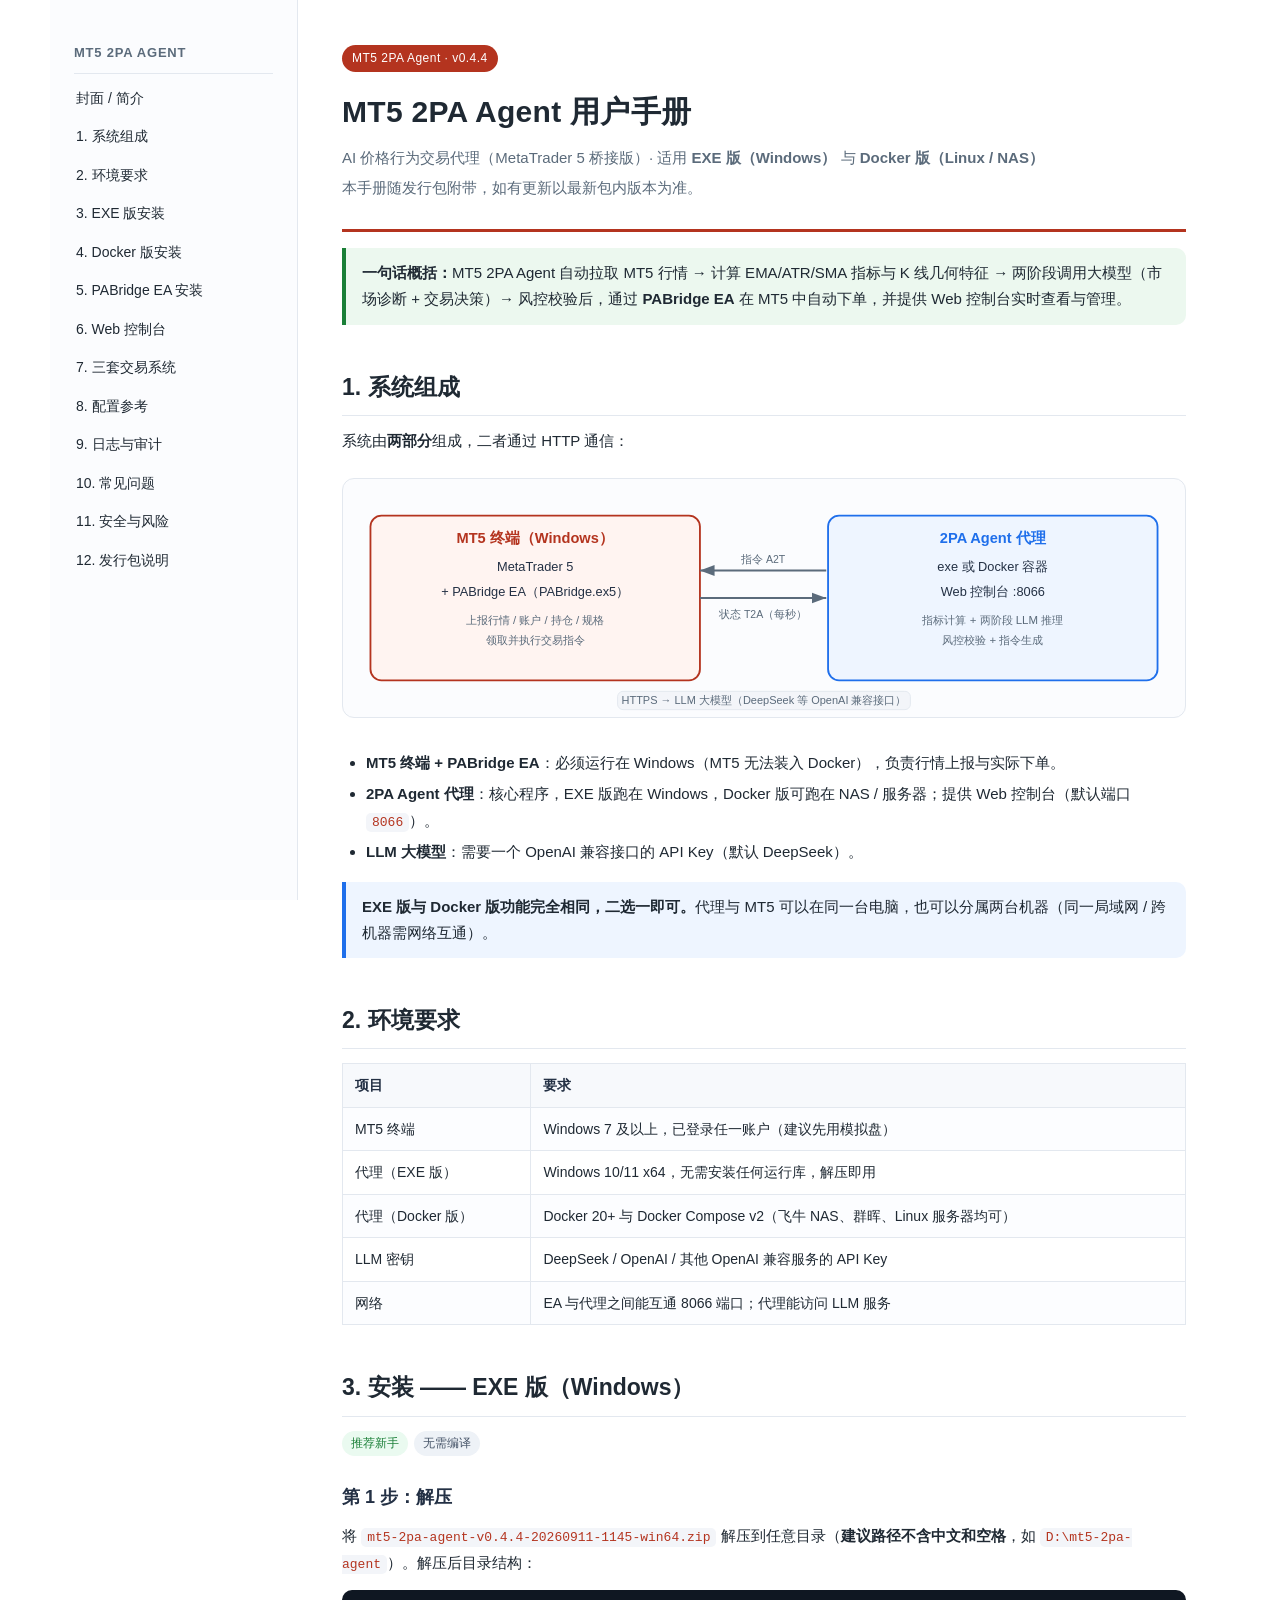
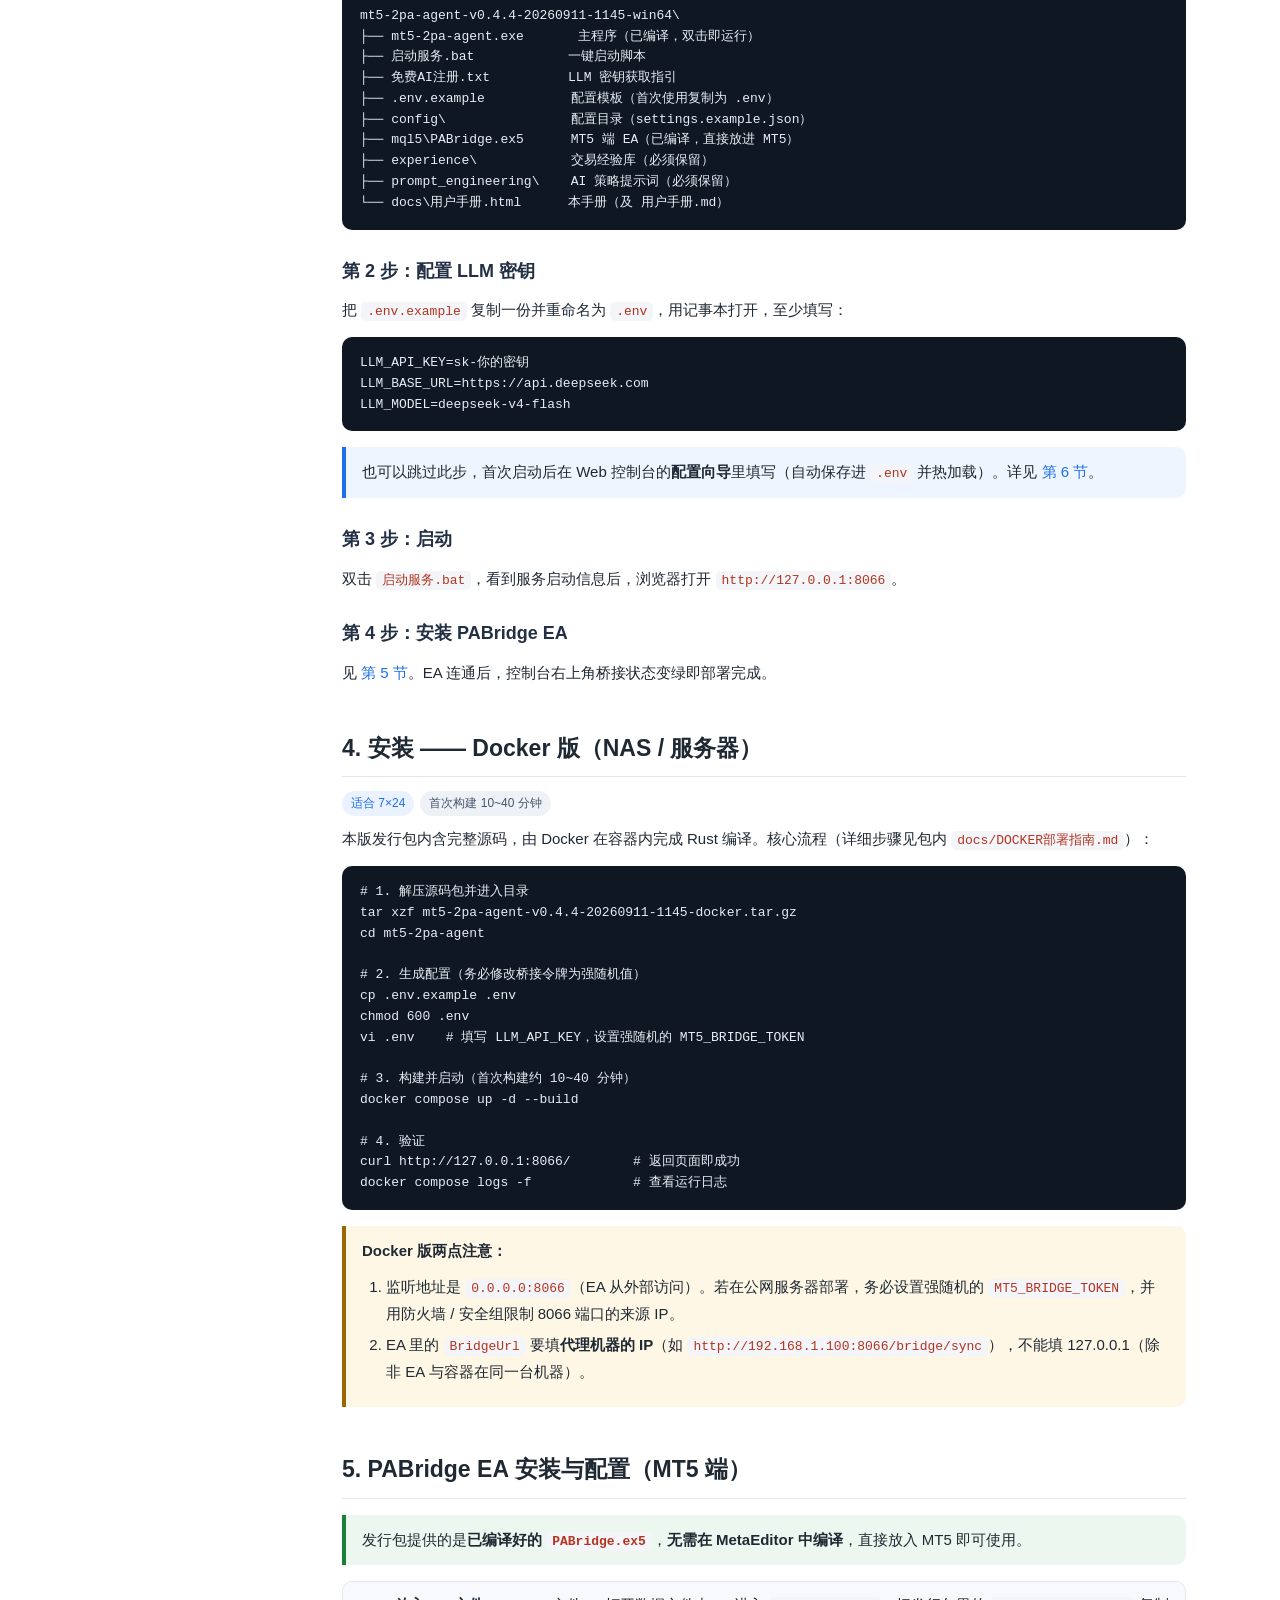
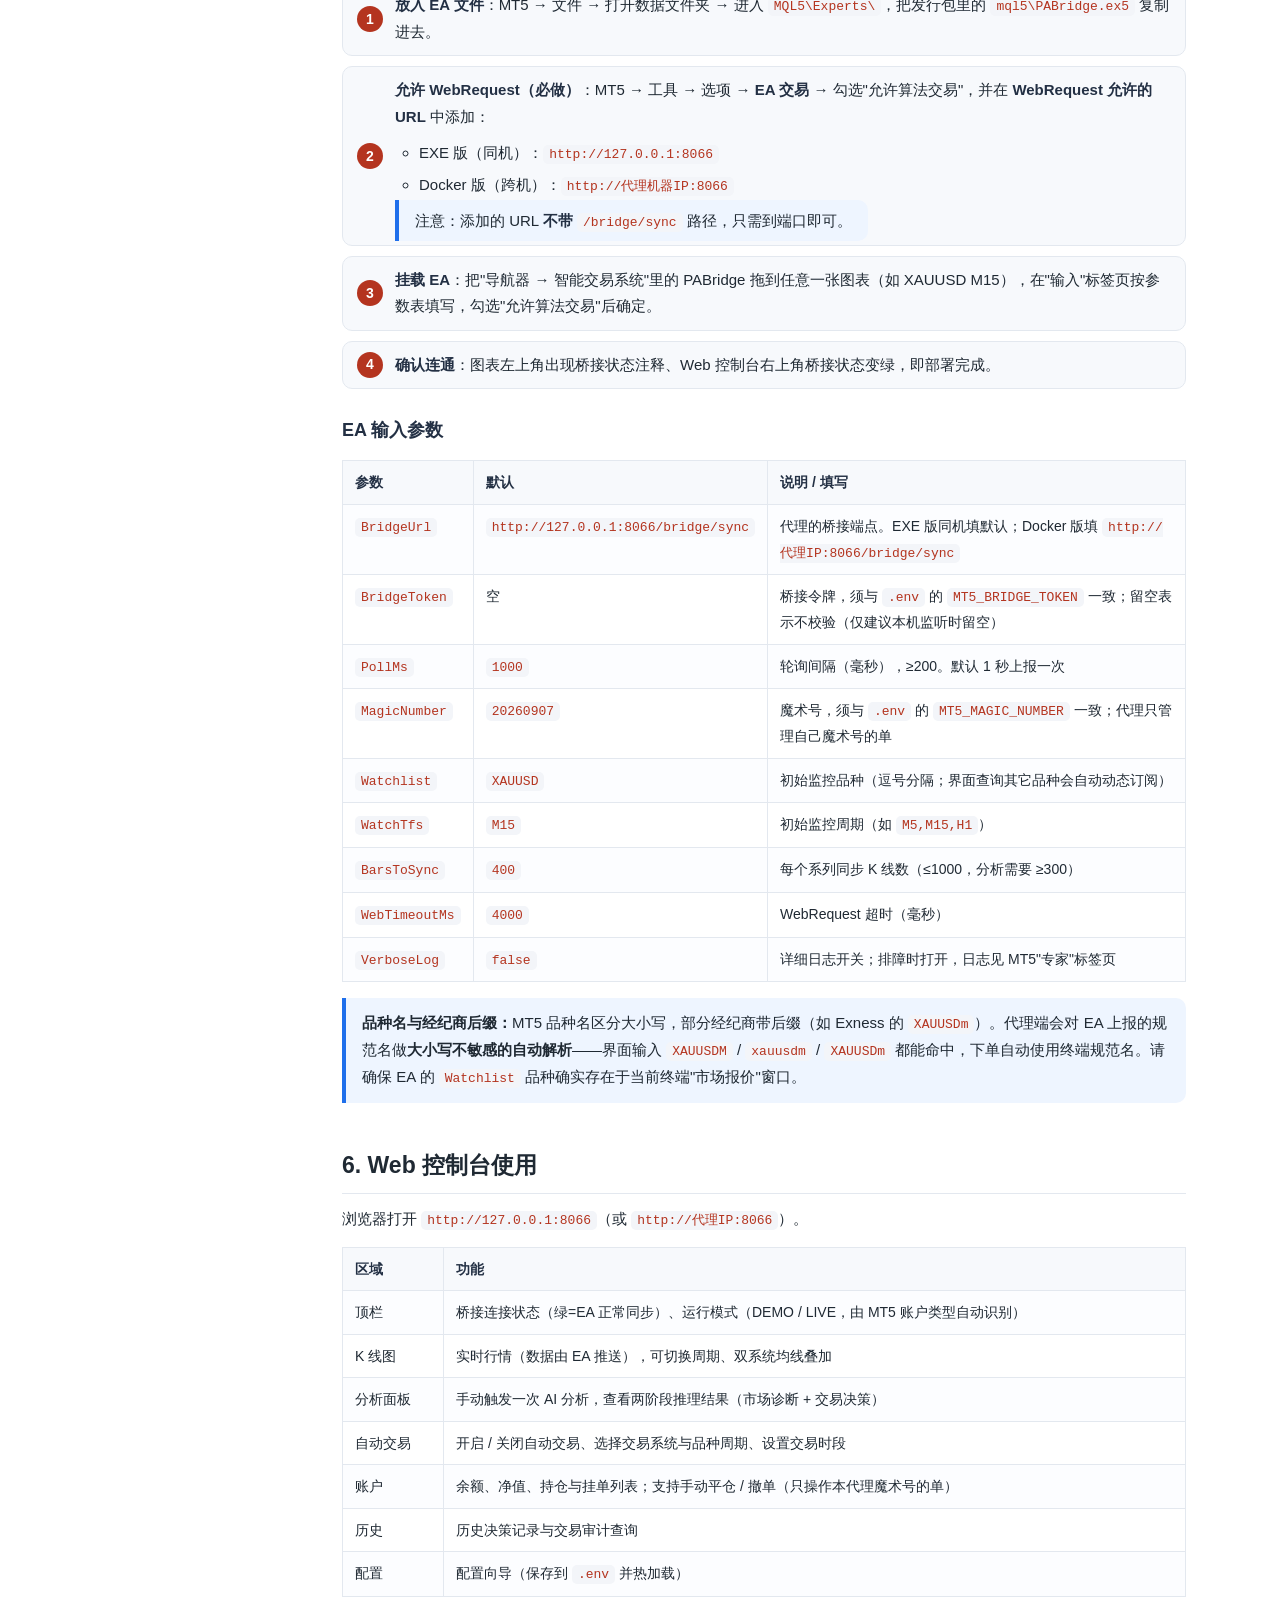
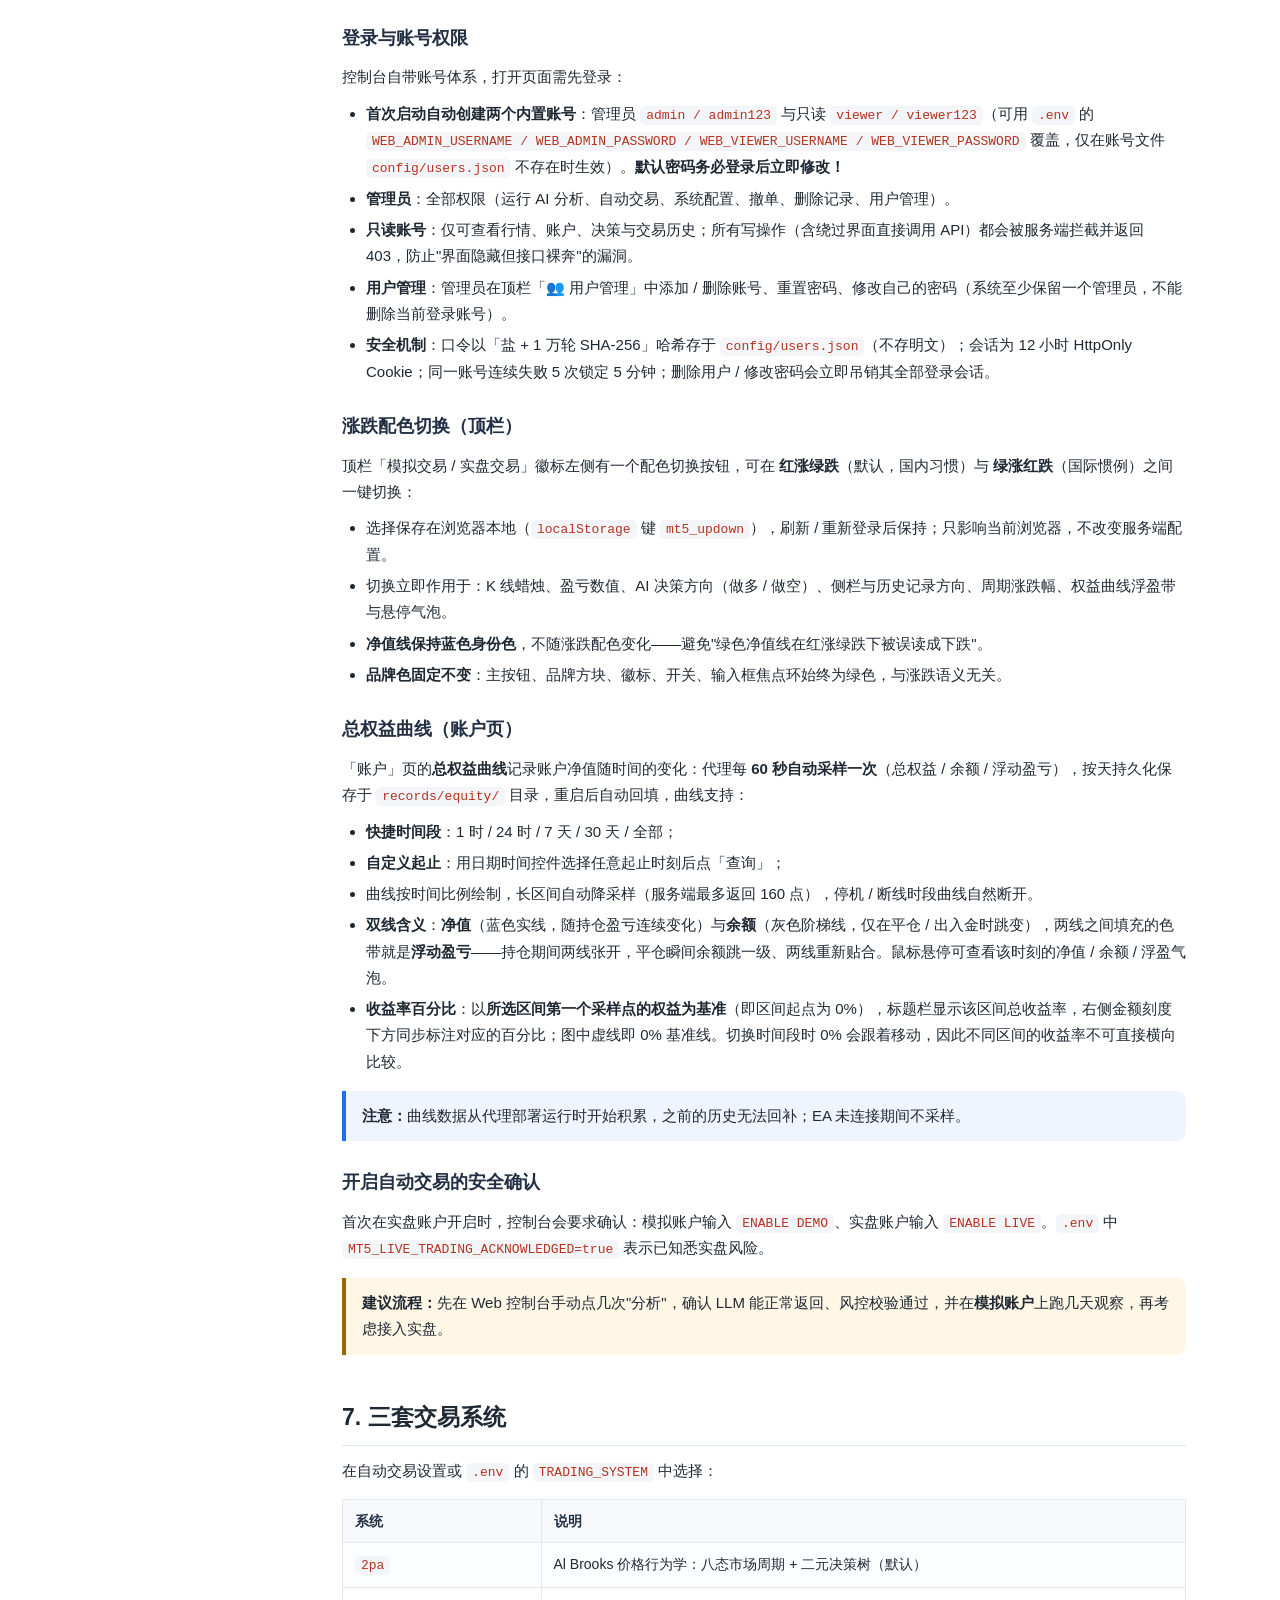
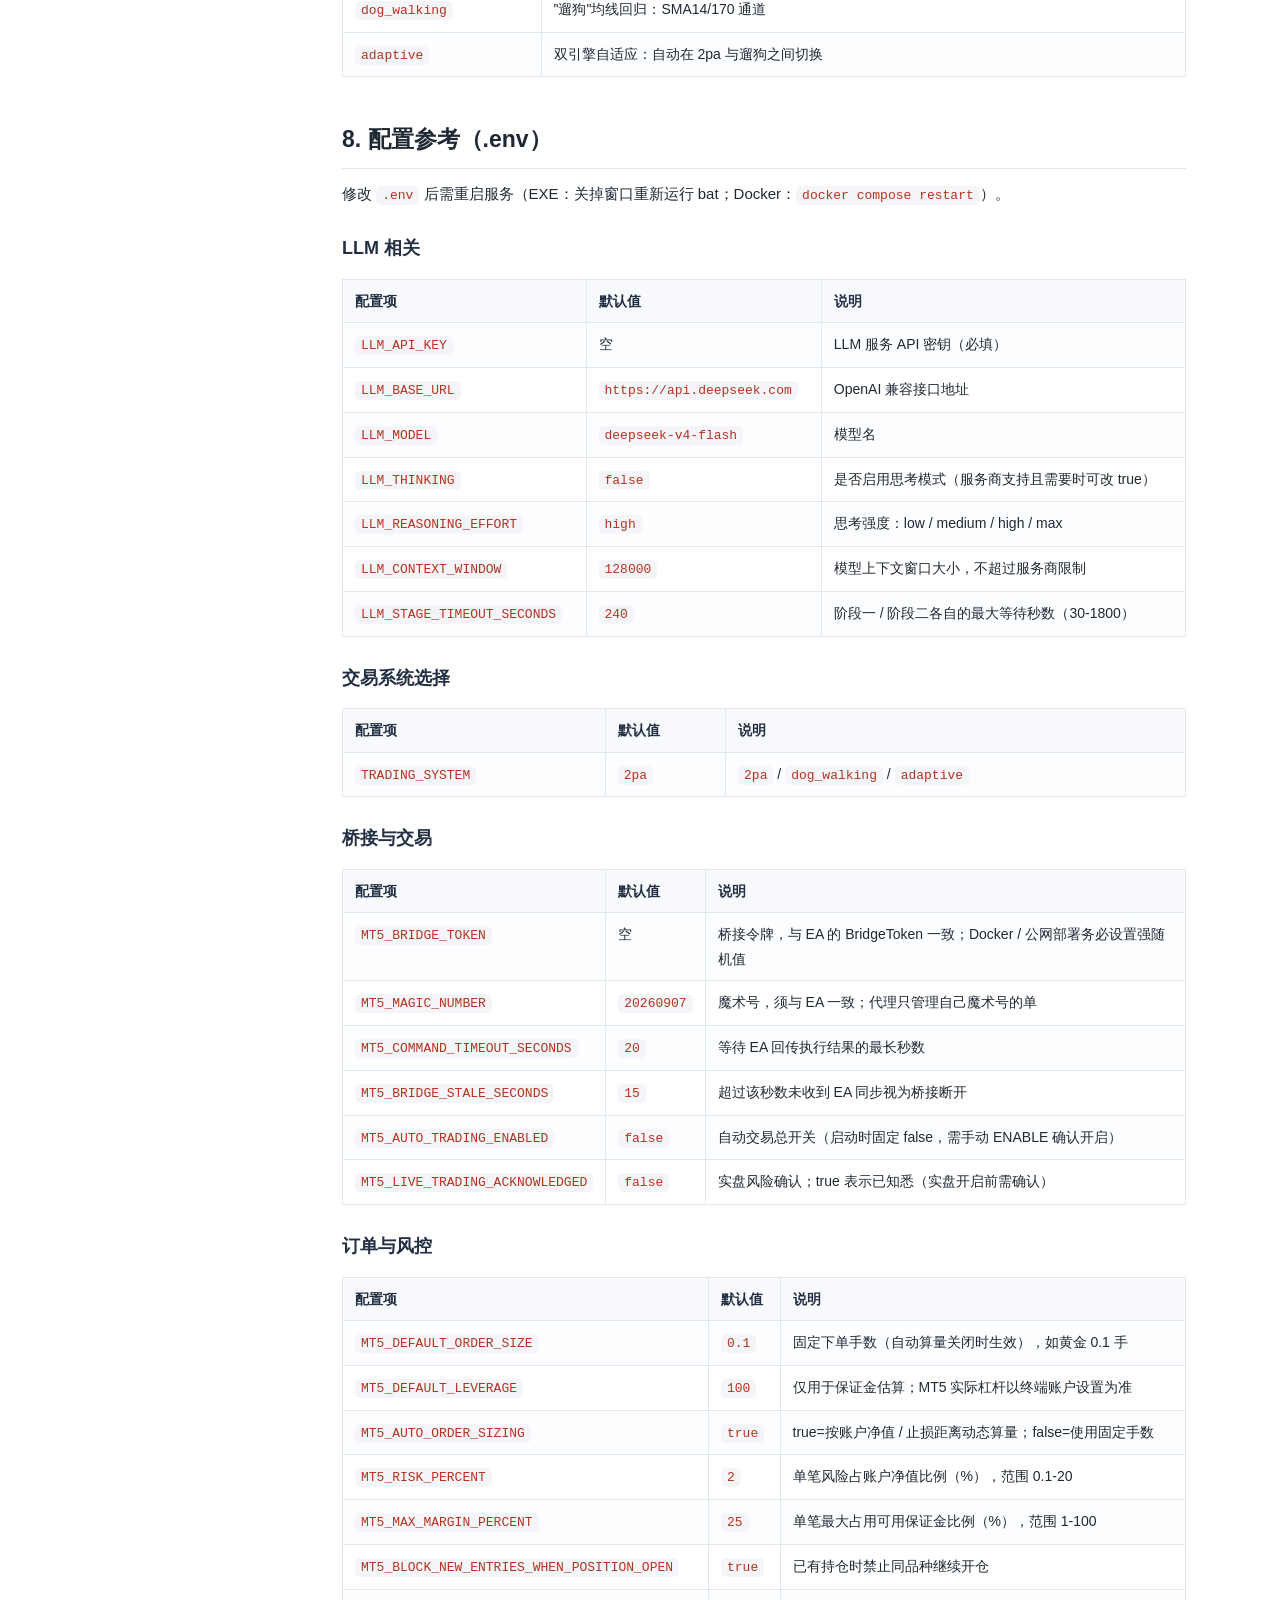
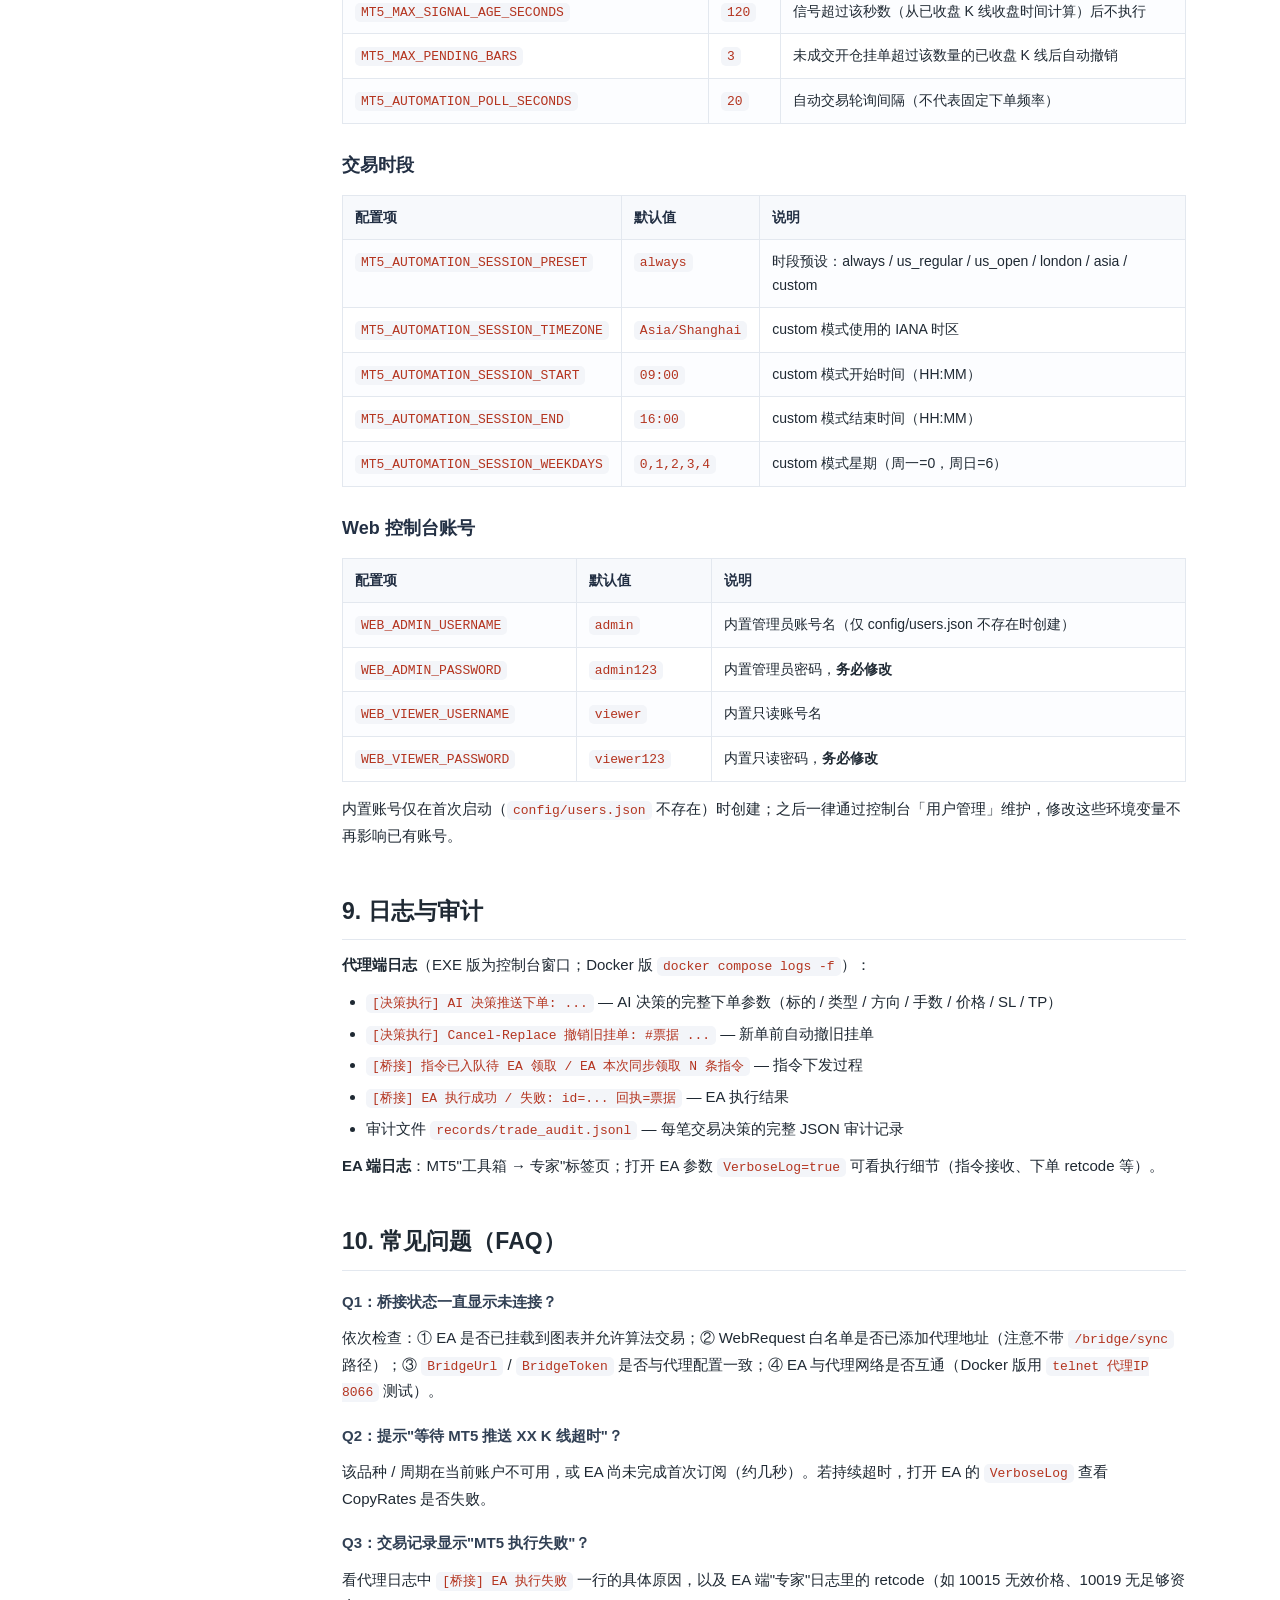
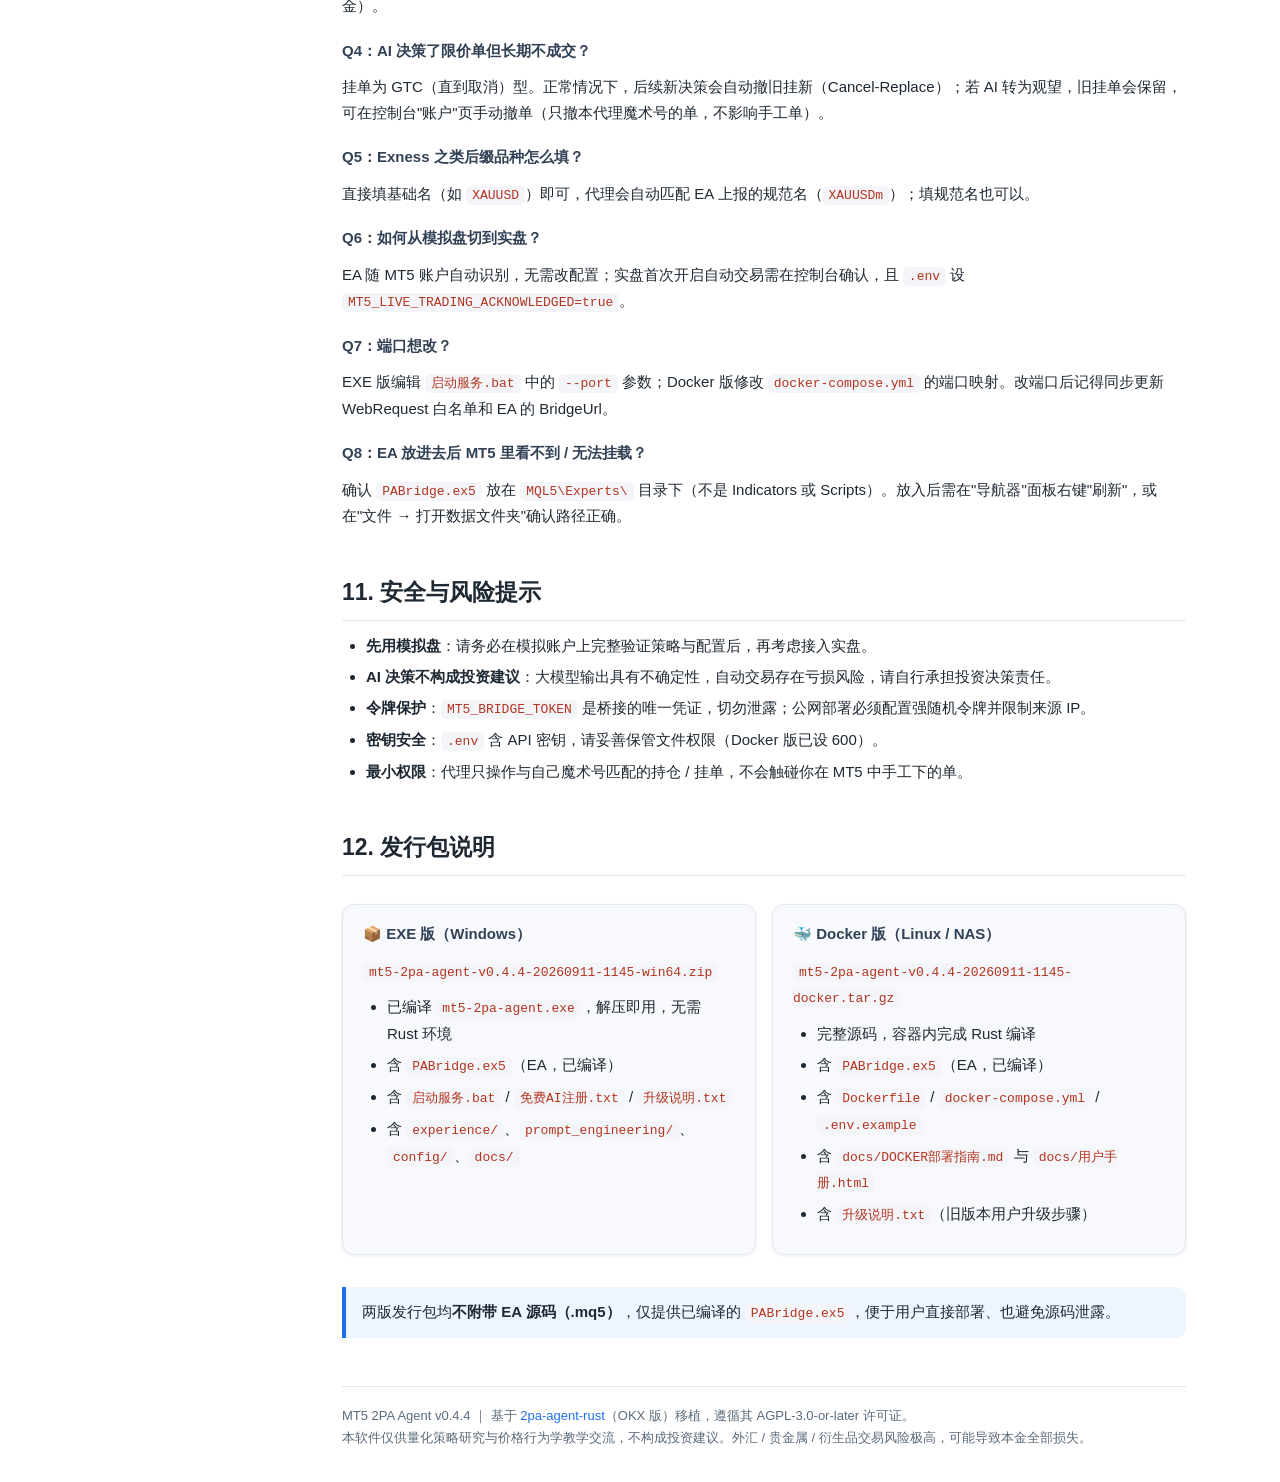
<file: docs/用户手册.html>
<!DOCTYPE html>
<html lang="zh-CN" data-page-node-id="AUKKvq0HEG9BGCEpdWKhGU">
<head data-page-node-id="dthTHGDpasT4bVzkHVaR8b">
<meta charset="UTF-8" data-page-node-id="PFkZj3thQpmXfBCBvE2ylb" />
<meta name="viewport" content="width=device-width, initial-scale=1.0" data-page-node-id="DzXbhIdOHDYPRopltR0EqN" />
<title>MT5 2PA Agent 用户手册 v0.4.4</title>
<style>
  :root{
    --bg:#ffffff; --fg:#1f2933; --muted:#5b6b7b; --line:#e3e8ef;
    --brand:#b4341f; --brand2:#1f6feb; --ok:#1a7f37; --warn:#9a6700; --card:#f7f9fc;
    --codebg:#f3f5f9; --shadow:0 1px 3px rgba(16,24,40,.08);
  }
  *{box-sizing:border-box}
  html{scroll-behavior:smooth}
  body{margin:0;font-family:-apple-system,BlinkMacSystemFont,"Segoe UI","PingFang SC","Microsoft YaHei",sans-serif;
    color:var(--fg);background:var(--bg);line-height:1.75;font-size:15px}
  a{color:var(--brand2);text-decoration:none}
  a:hover{text-decoration:underline}
  .wrap{display:flex;max-width:1180px;margin:0 auto}
  /* sidebar */
  nav{position:sticky;top:0;align-self:flex-start;height:100vh;overflow:auto;width:248px;flex:0 0 248px;
    padding:24px 16px;border-right:1px solid var(--line);background:#fbfcfe}
  nav h2{font-size:13px;color:var(--muted);text-transform:uppercase;letter-spacing:.06em;margin:18px 8px 6px}
  nav a{display:block;padding:6px 10px;border-radius:8px;color:var(--fg);font-size:14px;margin:2px 0}
  nav a:hover{background:var(--card);text-decoration:none}
  /* main */
  main{flex:1;min-width:0;padding:36px 44px 80px}
  header.cover{padding:8px 0 24px;border-bottom:3px solid var(--brand);margin-bottom:8px}
  header.cover .tag{display:inline-block;background:var(--brand);color:#fff;font-size:12px;padding:3px 10px;border-radius:20px;letter-spacing:.04em}
  header.cover h1{font-size:30px;margin:14px 0 6px;letter-spacing:.01em}
  header.cover p{color:var(--muted);margin:4px 0}
  h2{font-size:23px;margin:42px 0 12px;padding-bottom:8px;border-bottom:1px solid var(--line)}
  h3{font-size:18px;margin:26px 0 8px;color:#233044}
  h4{font-size:15px;margin:18px 0 6px;color:#324155}
  p{margin:10px 0}
  ul,ol{margin:10px 0;padding-left:24px}
  li{margin:5px 0}
  code{background:var(--codebg);padding:2px 6px;border-radius:5px;font-family:ui-monospace,SFMono-Regular,Menlo,Consolas,monospace;font-size:13px;color:#b4341f}
  pre{background:#0f1722;color:#e6edf3;padding:16px 18px;border-radius:10px;overflow:auto;font-size:13px;line-height:1.6;
    font-family:ui-monospace,SFMono-Regular,Menlo,Consolas,monospace}
  pre code{background:none;color:inherit;padding:0}
  table{border-collapse:collapse;width:100%;margin:14px 0;font-size:14px}
  th,td{border:1px solid var(--line);padding:9px 12px;text-align:left;vertical-align:top}
  th{background:var(--card);color:#233044;font-weight:600}
  tr:nth-child(even) td{background:#fcfdff}
  .card{background:var(--card);border:1px solid var(--line);border-radius:12px;padding:16px 20px;margin:16px 0;box-shadow:var(--shadow)}
  .note{border-left:4px solid var(--brand2);background:#eef5ff;padding:12px 16px;border-radius:0 10px 10px 0;margin:16px 0}
  .warn{border-left:4px solid var(--warn);background:#fff7e6;padding:12px 16px;border-radius:0 10px 10px 0;margin:16px 0}
  .ok{border-left:4px solid var(--ok);background:#ecf8ef;padding:12px 16px;border-radius:0 10px 10px 0;margin:16px 0}
  .steps{counter-reset:s;list-style:none;padding-left:0;margin:14px 0}
  .steps>li{position:relative;padding:10px 14px 10px 52px;margin:10px 0;background:var(--card);border:1px solid var(--line);border-radius:10px}
  .steps>li:before{counter-increment:s;content:counter(s);position:absolute;left:14px;top:50%;transform:translateY(-50%);
    width:26px;height:26px;border-radius:50%;background:var(--brand);color:#fff;display:flex;align-items:center;justify-content:center;font-weight:700;font-size:14px}
  .steps>li b{color:#233044}
  .grid{display:grid;grid-template-columns:1fr 1fr;gap:16px}
  @media(max-width:860px){.grid{grid-template-columns:1fr}nav{display:none}main{padding:24px}}
  .pill{display:inline-block;font-size:12px;padding:2px 9px;border-radius:20px;background:#eef2f7;color:#475569;margin-right:6px}
  .pill.exe{background:#eafaf0;color:#1a7f37}
  .pill.docker{background:#eaf1ff;color:#1f6feb}
  footer{margin-top:48px;padding-top:18px;border-top:1px solid var(--line);color:var(--muted);font-size:13px}
  .arch{width:100%;height:auto;background:#fbfcfe;border:1px solid var(--line);border-radius:12px;margin:14px 0}
  .btn{display:inline-block;padding:9px 16px;background:var(--brand);color:#fff;border-radius:8px;font-weight:600;margin:4px 8px 4px 0}
</style>
</head>
<body data-page-node-id="n7RvCsBFrCCp8pFBsgMruF">
<div class="wrap" data-page-node-id="DuHiHfDlhZgD5sDya2hUUp">
<nav data-page-node-id="SNFUQ75EjpfE40CxDHCoqv">
  <h2 data-page-node-id="xucs1FQfXimko29cx20hvy">MT5 2PA Agent</h2>
  <a href="#top" data-page-node-id="2vgQp7mcE1eRKVFWxpsFZi">封面 / 简介</a>
  <a href="#arch" data-page-node-id="zQdGaeY1XhRxMfEqKcj2xQ">1. 系统组成</a>
  <a href="#req" data-page-node-id="1kCav4e03L4tvmKhHUMtTx">2. 环境要求</a>
  <a href="#exe" data-page-node-id="GIYZW0KjeS1lqaLl2Jde7q">3. EXE 版安装</a>
  <a href="#docker" data-page-node-id="JIRu688YY1huhSP2sPQnIB">4. Docker 版安装</a>
  <a href="#ea" data-page-node-id="BfEO5XAB9h35SyZ1mw7KUG">5. PABridge EA 安装</a>
  <a href="#web" data-page-node-id="t8IbCoDYltGTuXIw0HsUNk">6. Web 控制台</a>
  <a href="#systems" data-page-node-id="gvKneWX87CYBbmtXhXbKuB">7. 三套交易系统</a>
  <a href="#config" data-page-node-id="YOEe9GOrqjvCosn1QtlySo">8. 配置参考</a>
  <a href="#logs" data-page-node-id="oISClwBPSNn75pX8bkQLOa">9. 日志与审计</a>
  <a href="#faq" data-page-node-id="3XQzc8XYJUxcorCjGZQ9kY">10. 常见问题</a>
  <a href="#risk" data-page-node-id="Vlyp9TACJWZy7ANrPZwbEt">11. 安全与风险</a>
  <a href="#rel" data-page-node-id="CHc6E5PoGP7FOF2LI6Vwn1">12. 发行包说明</a>
</nav>

<main data-page-node-id="8WcxqFraFjJSmCt4ewfRnw">
<header class="cover" id="top" data-page-node-id="t0DC0ZAPOKVdMw7xxwKUdm">
  <span class="tag" data-page-node-id="M62F1CFHTwTTG4jMNuTXon">MT5 2PA Agent · v0.4.4</span>
  <h1 data-page-node-id="5OAw8lUggG9mRLEzUQqhdy">MT5 2PA Agent 用户手册</h1>
  <p data-page-node-id="urve9c8IUMqLKWTCW40M1N">AI 价格行为交易代理（MetaTrader 5 桥接版）· 适用 <b data-page-node-id="DIAIMDsSCRDF0rTNGdobT5">EXE 版（Windows）</b> 与 <b data-page-node-id="0VDeNGsqiVD7GbpnXShK0s">Docker 版（Linux / NAS）</b></p>
  <p data-page-node-id="5zaAsPdAP2TtjDgmLl75Yd">本手册随发行包附带，如有更新以最新包内版本为准。</p>
</header>

<div class="ok" data-page-node-id="AKeAvIbL4UW3OODeE7I9f4">
<b data-page-node-id="Bjk8rnqekOFePLGJ8NJtjR">一句话概括：</b>MT5 2PA Agent 自动拉取 MT5 行情 → 计算 EMA/ATR/SMA 指标与 K 线几何特征 → 两阶段调用大模型（市场诊断 + 交易决策）→ 风控校验后，通过 <b data-page-node-id="JesiyOiSCmzK4DMZeBjjkk">PABridge EA</b> 在 MT5 中自动下单，并提供 Web 控制台实时查看与管理。
</div>

<h2 id="arch" data-page-node-id="9lZjMqh7WZe4zSTtrdTRcO">1. 系统组成</h2>
<p data-page-node-id="Qvzw6uZca9WMxkbCh2nGvU">系统由<b data-page-node-id="f9OZoJ3VuQSnHe5VudNGCt">两部分</b>组成，二者通过 HTTP 通信：</p>
<svg class="arch" viewBox="0 0 920 260" xmlns="http://www.w3.org/2000/svg" role="img" aria-label="系统架构图" data-page-node-id="RpCtx1kqeACDjANdULpsM7">
  <defs data-page-node-id="4ZoRNbTiulyGBwtoRKNDGa">
    <marker id="ar" markerWidth="10" markerHeight="10" refX="8" refY="3" orient="auto" markerUnits="strokeWidth" data-page-node-id="EjANZ194gqt3rcg6QLfEwd">
      <path d="M0,0 L8,3 L0,6 Z" fill="#5b6b7b" data-page-node-id="439swkva3qsAoSe3Uopd5S"/>
    </marker>
  </defs>
  <rect x="30" y="40" width="360" height="180" rx="12" fill="#fff4f1" stroke="#b4341f" stroke-width="2" data-page-node-id="x1WCsJsCYDk31N8vnCBQML"/>
  <text x="210" y="70" text-anchor="middle" font-size="16" font-weight="700" fill="#b4341f" data-page-node-id="tERXXkolJF3QTUXwCpzS1F">MT5 终端（Windows）</text>
  <text x="210" y="100" text-anchor="middle" font-size="14" fill="#233044" data-page-node-id="SbtZAEZ5z2jg41be2SdLxG">MetaTrader 5</text>
  <text x="210" y="128" text-anchor="middle" font-size="14" fill="#233044" data-page-node-id="IZP1fYbnvfRFvVETBtvHIF">+ PABridge EA（PABridge.ex5）</text>
  <text x="210" y="158" text-anchor="middle" font-size="12.5" fill="#5b6b7b" data-page-node-id="AjHhRYjD8Ph8eguqCZcICf">上报行情 / 账户 / 持仓 / 规格</text>
  <text x="210" y="180" text-anchor="middle" font-size="12.5" fill="#5b6b7b" data-page-node-id="5IpHDc22U3X8gIOxgW232M">领取并执行交易指令</text>

  <rect x="530" y="40" width="360" height="180" rx="12" fill="#eef5ff" stroke="#1f6feb" stroke-width="2" data-page-node-id="93XBZEGhfkV4SxYGaSdbwk"/>
  <text x="710" y="70" text-anchor="middle" font-size="16" font-weight="700" fill="#1f6feb" data-page-node-id="iEVGfFNS0gvgFj3TRJdqBu">2PA Agent 代理</text>
  <text x="710" y="100" text-anchor="middle" font-size="14" fill="#233044" data-page-node-id="MZ8aWkT4W8rfGvE0wj8nAI">exe 或 Docker 容器</text>
  <text x="710" y="128" text-anchor="middle" font-size="14" fill="#233044" data-page-node-id="aDxeWKdCqAkh5PtKA5hkAF">Web 控制台 :8066</text>
  <text x="710" y="158" text-anchor="middle" font-size="12.5" fill="#5b6b7b" data-page-node-id="lKUz9NLfw1fDGN0B1XalIP">指标计算 + 两阶段 LLM 推理</text>
  <text x="710" y="180" text-anchor="middle" font-size="12.5" fill="#5b6b7b" data-page-node-id="S6bBwOl31IzZIOKJAJyC0J">风控校验 + 指令生成</text>

  <line x1="390" y1="130" x2="528" y2="130" stroke="#5b6b7b" stroke-width="2" marker-end="url(#ar)" data-page-node-id="ax4Zj0dYwt5R7bvFHiHDcw"/>
  <line x1="528" y1="100" x2="390" y2="100" stroke="#5b6b7b" stroke-width="2" marker-end="url(#ar)" data-page-node-id="jiHoEquQiZDlibXzZijWR8"/>
  <text x="459" y="92" text-anchor="middle" font-size="11.5" fill="#5b6b7b" data-page-node-id="KFvB6YylmBgxZabpWa0RJ2">指令 A2T</text>
  <text x="459" y="152" text-anchor="middle" font-size="11.5" fill="#5b6b7b" data-page-node-id="bYT5OadMFiKMGS3ir8f15N">状态 T2A（每秒）</text>

  <rect x="300" y="232" width="320" height="20" rx="6" fill="#f3f5f9" stroke="#e3e8ef" data-page-node-id="NtY7NgWP77DIPIbheuounL"/>
  <text x="460" y="246" text-anchor="middle" font-size="12" fill="#5b6b7b" data-page-node-id="xBJIBEnXNxboZGBHRpTiIl">HTTPS → LLM 大模型（DeepSeek 等 OpenAI 兼容接口）</text>
</svg>
<ul data-page-node-id="jJJJXq49d3SoNqdivCpdsH">
  <li data-page-node-id="eWE7BgsDkrC7zSlw961UGv"><b data-page-node-id="wjcQFJ9oDEHG85U2eHRDJp">MT5 终端 + PABridge EA</b>：必须运行在 Windows（MT5 无法装入 Docker），负责行情上报与实际下单。</li>
  <li data-page-node-id="ApgUDZ4vqqFDUhBNG9PFg9"><b data-page-node-id="4d8S8RI9OO38kYLo3vOgOP">2PA Agent 代理</b>：核心程序，EXE 版跑在 Windows，Docker 版可跑在 NAS / 服务器；提供 Web 控制台（默认端口 <code data-page-node-id="5TOvPIWDKvP64aIFnEhB2W">8066</code>）。</li>
  <li data-page-node-id="sLFqEofwv9KA11GZRElukw"><b data-page-node-id="WD3BMRDEMH5mESViOt26Wr">LLM 大模型</b>：需要一个 OpenAI 兼容接口的 API Key（默认 DeepSeek）。</li>
</ul>
<div class="note" data-page-node-id="JsZvIW101boLFpNX9Cv7kg"><b data-page-node-id="ZLs13yYj3f0yGTvOV44APX">EXE 版与 Docker 版功能完全相同，二选一即可。</b>代理与 MT5 可以在同一台电脑，也可以分属两台机器（同一局域网 / 跨机器需网络互通）。</div>

<h2 id="req" data-page-node-id="rSKp27CKaAjWQfAt0QzgHP">2. 环境要求</h2>
<table data-page-node-id="wC2494alZm9JolWyA4lpSD">
  <tr data-page-node-id="lQiFsQDXPpopGDKn2WamJ3"><th data-page-node-id="AIsmSGQ82ZNeXufLQjDU7e">项目</th><th data-page-node-id="EnA4zzD5uFKIMciQzGAqEH">要求</th></tr>
  <tr data-page-node-id="Yb4fNUPmFANYvda0m1VZQa"><td data-page-node-id="85sfcmLStyXBm8yLwmSQtU">MT5 终端</td><td data-page-node-id="mYnlDnHROWBMCev6NWDV0g">Windows 7 及以上，已登录任一账户（建议先用模拟盘）</td></tr>
  <tr data-page-node-id="pA7flJAEkrW5STxGTFHtPd"><td data-page-node-id="JzsiqT3ixFNn3VR6eiMCnV">代理（EXE 版）</td><td data-page-node-id="LLlkcAdL15K98xwybdYCa0">Windows 10/11 x64，无需安装任何运行库，解压即用</td></tr>
  <tr data-page-node-id="AGpCUsf846hGeF4DOLCM0C"><td data-page-node-id="oV9UbL998AgNJwudkkTF3k">代理（Docker 版）</td><td data-page-node-id="Ho1nd1SaXy8EJfRREhrllH">Docker 20+ 与 Docker Compose v2（飞牛 NAS、群晖、Linux 服务器均可）</td></tr>
  <tr data-page-node-id="SMNz2Dl3YnxcSX52wbhp3v"><td data-page-node-id="qB0exCC16JSDo9FArWUQgi">LLM 密钥</td><td data-page-node-id="Lcla6YPdtvcSDDHhUgyJRI">DeepSeek / OpenAI / 其他 OpenAI 兼容服务的 API Key</td></tr>
  <tr data-page-node-id="0qMZoNpFq6rBsXNKJ4hCXi"><td data-page-node-id="lD1xpM7vVknk4DB9LjlMYY">网络</td><td data-page-node-id="G1JsSuOThITUOLSGbyvQAC">EA 与代理之间能互通 8066 端口；代理能访问 LLM 服务</td></tr>
</table>

<h2 id="exe" data-page-node-id="TuAS0bsnEst8gaJgg8vB4s">3. 安装 —— EXE 版（Windows）</h2>
<span class="pill exe" data-page-node-id="cQG2IiHKCuUQQKRz7YBeGA">推荐新手</span><span class="pill" data-page-node-id="09BZwsbquB47FkRSVwlDN1">无需编译</span>
<h3 data-page-node-id="EViypCWLxRLc6yz6Waw7fC">第 1 步：解压</h3>
<p data-page-node-id="PgEOpQgfg06BDXYKXf4Zin">将 <code data-page-node-id="QGxEPZT4MESBSHcRacMnro">mt5-2pa-agent-v0.4.4-20260911-1145-win64.zip</code> 解压到任意目录（<b data-page-node-id="DsboSI7GwTlN2JWr2qtwxm">建议路径不含中文和空格</b>，如 <code data-page-node-id="22ovF485xSEEpEu0AUd92Y">D:\mt5-2pa-agent</code>）。解压后目录结构：</p>
<pre data-page-node-id="Ze0fRoYJs2XLWpAksox4GH"><code data-page-node-id="kyeBiNGBbUHxdE28pSme5t">mt5-2pa-agent-v0.4.4-20260911-1145-win64\
├── mt5-2pa-agent.exe       主程序（已编译，双击即运行）
├── 启动服务.bat            一键启动脚本
├── 免费AI注册.txt          LLM 密钥获取指引
├── .env.example           配置模板（首次使用复制为 .env）
├── config\                配置目录（settings.example.json）
├── mql5\PABridge.ex5      MT5 端 EA（已编译，直接放进 MT5）
├── experience\            交易经验库（必须保留）
├── prompt_engineering\    AI 策略提示词（必须保留）
└── docs\用户手册.html      本手册（及 用户手册.md）</code></pre>

<h3 data-page-node-id="JMkSjkBZ4uzVAieXte8TxN">第 2 步：配置 LLM 密钥</h3>
<p data-page-node-id="os2VR0AeKt2CGyzvlyki7T">把 <code data-page-node-id="D75AHeHxjehCeL57fJIC1X">.env.example</code> 复制一份并重命名为 <code data-page-node-id="B9rO8PKiq49OLFB8LUaJW5">.env</code>，用记事本打开，至少填写：</p>
<pre data-page-node-id="s8gTmx35zAJfMhiMGKVdmZ"><code data-page-node-id="QKKIUi1Vgt8J3umv71Uhk5">LLM_API_KEY=sk-你的密钥
LLM_BASE_URL=https://api.deepseek.com
LLM_MODEL=deepseek-v4-flash</code></pre>
<div class="note" data-page-node-id="ODffTc0KS5VFTxXCo25N04">也可以跳过此步，首次启动后在 Web 控制台的<b data-page-node-id="jXxrzdIZj2DcFVcHfO2eAM">配置向导</b>里填写（自动保存进 <code data-page-node-id="5JzdTQ1oyg3sajNJWAGEmE">.env</code> 并热加载）。详见 <a href="#web" data-page-node-id="ITZHWzQ3YQpVvyLnN1UwMv">第 6 节</a>。</div>

<h3 data-page-node-id="Tb9eG1GRMGgvMMWP0glDZn">第 3 步：启动</h3>
<p data-page-node-id="1EtrWm2snz3F9eokRfFFuc">双击 <code data-page-node-id="PQCEEnbBkd5c0U32wmoHms">启动服务.bat</code>，看到服务启动信息后，浏览器打开 <code data-page-node-id="rxFJrFXy6BvtiHxDUbR2Dg">http://127.0.0.1:8066</code>。</p>
<h3 data-page-node-id="d0KRHinoDqGUTRvpxHsqXo">第 4 步：安装 PABridge EA</h3>
<p data-page-node-id="MLTPXattw97jD7vCGhepzJ">见 <a href="#ea" data-page-node-id="nZgGJnGBqHEnsRwHeS5cPV">第 5 节</a>。EA 连通后，控制台右上角桥接状态变绿即部署完成。</p>

<h2 id="docker" data-page-node-id="hIcZPA0YHFuBnKRclQTkVB">4. 安装 —— Docker 版（NAS / 服务器）</h2>
<span class="pill docker" data-page-node-id="8IcTIUf5ZVfLWXYskdMjdu">适合 7×24</span><span class="pill" data-page-node-id="eoQhVRBILgDCVwtUy9Tusz">首次构建 10~40 分钟</span>
<p data-page-node-id="obWTMGdyW80zCZwNeYanYO">本版发行包内含完整源码，由 Docker 在容器内完成 Rust 编译。核心流程（详细步骤见包内 <code data-page-node-id="5MboGIUgqrBsQHGehU6kD0">docs/DOCKER部署指南.md</code>）：</p>
<pre data-page-node-id="PQfN1cM1baTHK1HGs447ZC"><code data-page-node-id="dtKysBgniAZTcBSvcmFBNv"># 1. 解压源码包并进入目录
tar xzf mt5-2pa-agent-v0.4.4-20260911-1145-docker.tar.gz
cd mt5-2pa-agent

# 2. 生成配置（务必修改桥接令牌为强随机值）
cp .env.example .env
chmod 600 .env
vi .env    # 填写 LLM_API_KEY，设置强随机的 MT5_BRIDGE_TOKEN

# 3. 构建并启动（首次构建约 10~40 分钟）
docker compose up -d --build

# 4. 验证
curl http://127.0.0.1:8066/        # 返回页面即成功
docker compose logs -f             # 查看运行日志</code></pre>
<div class="warn" data-page-node-id="VUKdGXuKodJSVNnfwLk7JC"><b data-page-node-id="FT8Fw18DFv0BQkpLFJX1A8">Docker 版两点注意：</b>
<ol data-page-node-id="fqLE76GV3mpDOQAFd9pyvW">
  <li data-page-node-id="Ls1c7au7RdopHmiut0UWKg">监听地址是 <code data-page-node-id="Rvddjqq6pElbEoFAYCELwi">0.0.0.0:8066</code>（EA 从外部访问）。若在公网服务器部署，务必设置强随机的 <code data-page-node-id="KNZVJuszRBsXSHVFaqEq7R">MT5_BRIDGE_TOKEN</code>，并用防火墙 / 安全组限制 8066 端口的来源 IP。</li>
  <li data-page-node-id="tzy2u4BJzdppzuqQLLiBDf">EA 里的 <code data-page-node-id="sBsaQPTZmuzJz0ckZLnEhw">BridgeUrl</code> 要填<b data-page-node-id="xwt9IVZZf7NhLwxdUZvht9">代理机器的 IP</b>（如 <code data-page-node-id="l5kQ6fZ2hVJE5Moxg9M7Tg">http://192.168.1.100:8066/bridge/sync</code>），不能填 127.0.0.1（除非 EA 与容器在同一台机器）。</li>
</ol></div>

<h2 id="ea" data-page-node-id="dk9ozF5zQ2YH4Gm5H0Ubiq">5. PABridge EA 安装与配置（MT5 端）</h2>
<div class="ok" data-page-node-id="prNv8MYHx8dvHS0RqLnIc1">发行包提供的是<b data-page-node-id="VIiJHhzXGJeyin8qZiJPK0">已编译好的 <code data-page-node-id="qntmAY8I6QLYZx9A1PCvIs">PABridge.ex5</code></b>，<b data-page-node-id="EzcopjGJM8DDGokwNlK3yD">无需在 MetaEditor 中编译</b>，直接放入 MT5 即可使用。</div>
<ol class="steps" data-page-node-id="ZXKLlo8Vfu4Rc7IzZBAPK6">
  <li data-page-node-id="pxWBtfAGlR6kfxXtW4yvAO"><b data-page-node-id="I5kpydFW2wCa6965iJt5OP">放入 EA 文件</b>：MT5 → 文件 → 打开数据文件夹 → 进入 <code data-page-node-id="EgLrZYzI14FudUYQHAdyBI">MQL5\Experts\</code>，把发行包里的 <code data-page-node-id="p4tXaFpVK7dETYKZivUHYF">mql5\PABridge.ex5</code> 复制进去。</li>
  <li data-page-node-id="CGLZ9C0H0UsVlJ7jglkQAJ"><b data-page-node-id="Oo3qoYiPfNetCGDNLzSCrt">允许 WebRequest（必做）</b>：MT5 → 工具 → 选项 → <b data-page-node-id="peUzNJtetB0UosBv1F7yBR">EA 交易</b> → 勾选"允许算法交易"，并在 <b data-page-node-id="doVlYKgEFjpujw6cmIcH5B">WebRequest 允许的 URL</b> 中添加：
    <ul data-page-node-id="XR7p8pLF5c6477pVgZlzpf">
      <li data-page-node-id="ow5DcNvu4gyyZDuJVLVnA9">EXE 版（同机）：<code data-page-node-id="4qHTlP5usjC8jK6w3bnfqh">http://127.0.0.1:8066</code></li>
      <li data-page-node-id="KhBxbKHKslqtGwb2ffSqTW">Docker 版（跨机）：<code data-page-node-id="6ErsD5qNcfH2DoWrx3ecqX">http://代理机器IP:8066</code></li>
    </ul>
    <span class="note" style="margin-top:8px" data-page-node-id="iJQRCzByC019XAczQcaGuW">注意：添加的 URL <b data-page-node-id="prT7YSf7zHOKzdeOxCrUIf">不带</b> <code data-page-node-id="UxvLTAEGGkUh16HljldLox">/bridge/sync</code> 路径，只需到端口即可。</span>
  </li>
  <li data-page-node-id="Nf2UL2D8XUFdrHX0RuW068"><b data-page-node-id="PY4BCBlEgaNBssolFA4EPM">挂载 EA</b>：把"导航器 → 智能交易系统"里的 PABridge 拖到任意一张图表（如 XAUUSD M15），在"输入"标签页按参数表填写，勾选"允许算法交易"后确定。</li>
  <li data-page-node-id="Ff4UP8X4D0B5UnrhdOHqhd"><b data-page-node-id="ZgzA2FHWbUHlqtL20e78Ux">确认连通</b>：图表左上角出现桥接状态注释、Web 控制台右上角桥接状态变绿，即部署完成。</li>
</ol>

<h3 data-page-node-id="Ki9KxYoCBbt8ZXOittzipG">EA 输入参数</h3>
<table data-page-node-id="pN3iVWJZsch0TqwCgQjGOu">
  <tr data-page-node-id="wGULsf237QIAwxz8ZZAi2J"><th data-page-node-id="gGoK1JtUEDy0Dy0Oa9VAgk">参数</th><th data-page-node-id="nFQCqYQEKXywn8GWGd2dBq">默认</th><th data-page-node-id="5Ha0oFf6KUGiS4M4iFe3tq">说明 / 填写</th></tr>
  <tr data-page-node-id="vBc9zIwBMuodldR44l8mLS"><td data-page-node-id="34e2PgYOI6TBLLhPXjkDgX"><code data-page-node-id="ssEs03FaH3NIaZQRfA9J0r">BridgeUrl</code></td><td data-page-node-id="GrbeGIvPdbFagkCjvzVrwn"><code data-page-node-id="NZpsXadJzTGTSohdhHuYcq">http://127.0.0.1:8066/bridge/sync</code></td><td data-page-node-id="MGoPY5yGgsaZv4xwnRTN5A">代理的桥接端点。EXE 版同机填默认；Docker 版填 <code data-page-node-id="ON2k28wDnanOiqkYoJxrS8">http://代理IP:8066/bridge/sync</code></td></tr>
  <tr data-page-node-id="66DysjzhzfWZSFSDMSZgI1"><td data-page-node-id="oDpkrxTtraAkD3RmGzqM2F"><code data-page-node-id="LQSRBNm348X4k8bsjXGVXM">BridgeToken</code></td><td data-page-node-id="VswKOzcOokSUhioR3NFIta">空</td><td data-page-node-id="gLqCNMmICuQY9IwzTUbJ7V">桥接令牌，须与 <code data-page-node-id="rGnJ7kLBCQYKMxHRz59oPm">.env</code> 的 <code data-page-node-id="dBAF1ScciDqBAH9gG4WtbE">MT5_BRIDGE_TOKEN</code> 一致；留空表示不校验（仅建议本机监听时留空）</td></tr>
  <tr data-page-node-id="mLxmpvWHglFuofQQhEg8oP"><td data-page-node-id="WPGGnnls1HXpudEu2pMbfw"><code data-page-node-id="DZt0tsHpJPcTcguBlw7s4x">PollMs</code></td><td data-page-node-id="YollRjzHytFilgLabEe95t"><code data-page-node-id="EIF0gWYt8Bs7eSgHoiVDPY">1000</code></td><td data-page-node-id="kQNF4EQLE5JsVtCTDUXnc0">轮询间隔（毫秒），≥200。默认 1 秒上报一次</td></tr>
  <tr data-page-node-id="UHRagvVxCZzTtAwPya8e11"><td data-page-node-id="kYQ5vigVWYQOdbEEaUd2rX"><code data-page-node-id="pkbygYmuLZmNaz20YGUCVj">MagicNumber</code></td><td data-page-node-id="KKF22KfiO1DImwNqLBeK9s"><code data-page-node-id="Olf1x6hwrXH7Sqx76zlwdo">20260907</code></td><td data-page-node-id="cqR0PCrZjG74bv1vb87iKx">魔术号，须与 <code data-page-node-id="91oVbALYMrUFWsFra8N0NQ">.env</code> 的 <code data-page-node-id="42hNWTj8b9zLgy36tm4y49">MT5_MAGIC_NUMBER</code> 一致；代理只管理自己魔术号的单</td></tr>
  <tr data-page-node-id="wWnf8gs0RiYJej2q21a503"><td data-page-node-id="ucSdgtzN1C9xrXCajWtENK"><code data-page-node-id="Hb896otSZLdtY0rPRZIOXS">Watchlist</code></td><td data-page-node-id="iEe21xYWuy97W5aalDQCwG"><code data-page-node-id="02ElPOlPsc16cTM5LSWnmh">XAUUSD</code></td><td data-page-node-id="d2yZdxfesppmXjlqk2ZR5j">初始监控品种（逗号分隔；界面查询其它品种会自动动态订阅）</td></tr>
  <tr data-page-node-id="F2BqvgPcHxUV8fN84m5DPG"><td data-page-node-id="JCmu9gGrobh9SmDCXn6FDd"><code data-page-node-id="KIJfEAvmv6kxGsnJz4UIWl">WatchTfs</code></td><td data-page-node-id="9TUY3ZHwCv0KAAsFK45yLE"><code data-page-node-id="rFmcbMVzXrAQKrShQAjvQR">M15</code></td><td data-page-node-id="Nt4u8cIAqnkLuE38ElUDGp">初始监控周期（如 <code data-page-node-id="drSAOqe3xGyLwx3pOfR40C">M5,M15,H1</code>）</td></tr>
  <tr data-page-node-id="kD7lI5Fl2ITu5G7fIxCulv"><td data-page-node-id="sjf7TnNW6dHtViSRhF8ayq"><code data-page-node-id="xWlG7XTHAG3PThQ0tDhdkP">BarsToSync</code></td><td data-page-node-id="RC5AdmXt711AqCnXKrfO5s"><code data-page-node-id="IMbXarUlEB4g8L4juT4sSd">400</code></td><td data-page-node-id="PLhd8wzzUbk42W2FPdeotA">每个系列同步 K 线数（≤1000，分析需要 ≥300）</td></tr>
  <tr data-page-node-id="RWFlvZxDpBK6favW1HssGW"><td data-page-node-id="A8Deuvci6CS040eAF3qPVt"><code data-page-node-id="xBhXX73F9vsT0rxv21djMP">WebTimeoutMs</code></td><td data-page-node-id="eRtssOFezWDkoOCh5hMEaV"><code data-page-node-id="FOlBllb6Gi13HVgwbUgUu3">4000</code></td><td data-page-node-id="KFB9PWGokzsb51UIZqkQYC">WebRequest 超时（毫秒）</td></tr>
  <tr data-page-node-id="LmwhalsQzFhusJTNOEP1h6"><td data-page-node-id="DrWNTdLuv1TKoiqHUxu3Cc"><code data-page-node-id="NnnwwXWA0N33RGsaHBWqLG">VerboseLog</code></td><td data-page-node-id="LNIqaYuNnOpvitOAla1btE"><code data-page-node-id="6yKWxkKtKwlJ18JLrBdBF4">false</code></td><td data-page-node-id="QwSileLEZu20DphiyFCwKO">详细日志开关；排障时打开，日志见 MT5"专家"标签页</td></tr>
</table>
<div class="note" data-page-node-id="kK41aE49CxlCyTYFmrneVe"><b data-page-node-id="l5MCFYp72RuGSTZQ5TICv5">品种名与经纪商后缀：</b>MT5 品种名区分大小写，部分经纪商带后缀（如 Exness 的 <code data-page-node-id="DZn6nbSI1RQ2aLiRu2SFBu">XAUUSDm</code>）。代理端会对 EA 上报的规范名做<b data-page-node-id="zrY2IK9JXogmsgVInR0cTm">大小写不敏感的自动解析</b>——界面输入 <code data-page-node-id="Y5PANzo3SoymX5FB87MnA1">XAUUSDM</code> / <code data-page-node-id="IAzMGZEww7ElzQytapZCZU">xauusdm</code> / <code data-page-node-id="1yndwB3hhhE4xlT2yc4yYB">XAUUSDm</code> 都能命中，下单自动使用终端规范名。请确保 EA 的 <code data-page-node-id="y1kGBrEF9ac2dDYAdMUco9">Watchlist</code> 品种确实存在于当前终端"市场报价"窗口。</div>

<h2 id="web" data-page-node-id="3w2MsDlvexyE4OsFodJlbs">6. Web 控制台使用</h2>
<p data-page-node-id="jPvBbrm0otFecetANQRxZf">浏览器打开 <code data-page-node-id="VVahi7kUKakqt8tYQv6ONT">http://127.0.0.1:8066</code>（或 <code data-page-node-id="Yy0mRzR3QniuSASmCU8ikN">http://代理IP:8066</code>）。</p>
<table data-page-node-id="uAPBvzN2QtQLKZ2DpUFYAV">
  <tr data-page-node-id="0pAU7iIXoNU13mWXPXyha1"><th data-page-node-id="gyEWt6hlOZnAMNXhLw9j2g">区域</th><th data-page-node-id="ijp0mCzDfKBC741w4bsFTS">功能</th></tr>
  <tr data-page-node-id="5rGIpRpS97rCu0MvPqgd1K"><td data-page-node-id="NYG47NnaUqNuThgUsSqLV2">顶栏</td><td data-page-node-id="HxAhXVX5zJKImIrQmBJTCD">桥接连接状态（绿=EA 正常同步）、运行模式（DEMO / LIVE，由 MT5 账户类型自动识别）</td></tr>
  <tr data-page-node-id="gnc9kfofBTnK4EaveirnYS"><td data-page-node-id="2MbAJZRBroFXi49hORd2xU">K 线图</td><td data-page-node-id="nbXTmB2Q4d7kEkqIogETcV">实时行情（数据由 EA 推送），可切换周期、双系统均线叠加</td></tr>
  <tr data-page-node-id="CpbnbeesZ2GtHwH5sBZs43"><td data-page-node-id="XY8Y89torSCKYQzSOFFMZG">分析面板</td><td data-page-node-id="rdg3GBjZyo3ZkMIRwIruXq">手动触发一次 AI 分析，查看两阶段推理结果（市场诊断 + 交易决策）</td></tr>
  <tr data-page-node-id="F1NzKvCnX4p01smkVg4qW2"><td data-page-node-id="PUP0MeB0RNHGASUrmABOiI">自动交易</td><td data-page-node-id="Un8LVRT3SvyGcrdgtnrSLh">开启 / 关闭自动交易、选择交易系统与品种周期、设置交易时段</td></tr>
  <tr data-page-node-id="B2MMc8suJrbAqX4bxHPKkV"><td data-page-node-id="7CYF8CH8suVN1SgvoeOCEC">账户</td><td data-page-node-id="wKgDOfU7QzJQTm0vbMy0we">余额、净值、持仓与挂单列表；支持手动平仓 / 撤单（只操作本代理魔术号的单）</td></tr>
  <tr data-page-node-id="VRehSLjydQeDDiRKWChCq6"><td data-page-node-id="plGhML9vO5oobX88j10sM7">历史</td><td data-page-node-id="NAk3USBtUsgi6MdbKJSbqh">历史决策记录与交易审计查询</td></tr>
  <tr data-page-node-id="TRdYQHqWhqbCBjShdiD9KN"><td data-page-node-id="3275wMzduGT1sBlC7M2dKF">配置</td><td data-page-node-id="4LNBVxRvf0MbcjpQRvN7f5">配置向导（保存到 <code data-page-node-id="x6uqAPg7sSzB8NPGsPiuGS">.env</code> 并热加载）</td></tr>
</table>
<h3>登录与账号权限</h3>
<p>控制台自带账号体系，打开页面需先登录：</p>
<ul>
  <li><b>首次启动自动创建两个内置账号</b>：管理员 <code>admin / admin123</code> 与只读 <code>viewer / viewer123</code>（可用 <code>.env</code> 的 <code>WEB_ADMIN_USERNAME / WEB_ADMIN_PASSWORD / WEB_VIEWER_USERNAME / WEB_VIEWER_PASSWORD</code> 覆盖，仅在账号文件 <code>config/users.json</code> 不存在时生效）。<b>默认密码务必登录后立即修改！</b></li>
  <li><b>管理员</b>：全部权限（运行 AI 分析、自动交易、系统配置、撤单、删除记录、用户管理）。</li>
  <li><b>只读账号</b>：仅可查看行情、账户、决策与交易历史；所有写操作（含绕过界面直接调用 API）都会被服务端拦截并返回 403，防止"界面隐藏但接口裸奔"的漏洞。</li>
  <li><b>用户管理</b>：管理员在顶栏「👥 用户管理」中添加 / 删除账号、重置密码、修改自己的密码（系统至少保留一个管理员，不能删除当前登录账号）。</li>
  <li><b>安全机制</b>：口令以「盐 + 1 万轮 SHA-256」哈希存于 <code>config/users.json</code>（不存明文）；会话为 12 小时 HttpOnly Cookie；同一账号连续失败 5 次锁定 5 分钟；删除用户 / 修改密码会立即吊销其全部登录会话。</li>
</ul>
<h3>涨跌配色切换（顶栏）</h3>
<p>顶栏「模拟交易 / 实盘交易」徽标左侧有一个配色切换按钮，可在 <b>红涨绿跌</b>（默认，国内习惯）与 <b>绿涨红跌</b>（国际惯例）之间一键切换：</p>
<ul>
  <li>选择保存在浏览器本地（<code>localStorage</code> 键 <code>mt5_updown</code>），刷新 / 重新登录后保持；只影响当前浏览器，不改变服务端配置。</li>
  <li>切换立即作用于：K 线蜡烛、盈亏数值、AI 决策方向（做多 / 做空）、侧栏与历史记录方向、周期涨跌幅、权益曲线浮盈带与悬停气泡。</li>
  <li><b>净值线保持蓝色身份色</b>，不随涨跌配色变化——避免"绿色净值线在红涨绿跌下被误读成下跌"。</li>
  <li><b>品牌色固定不变</b>：主按钮、品牌方块、徽标、开关、输入框焦点环始终为绿色，与涨跌语义无关。</li>
</ul>
<h3>总权益曲线（账户页）</h3>
<p>「账户」页的<b>总权益曲线</b>记录账户净值随时间的变化：代理每 <b>60 秒自动采样一次</b>（总权益 / 余额 / 浮动盈亏），按天持久化保存于 <code>records/equity/</code> 目录，重启后自动回填，曲线支持：</p>
<ul>
  <li><b>快捷时间段</b>：1 时 / 24 时 / 7 天 / 30 天 / 全部；</li>
  <li><b>自定义起止</b>：用日期时间控件选择任意起止时刻后点「查询」；</li>
  <li>曲线按时间比例绘制，长区间自动降采样（服务端最多返回 160 点），停机 / 断线时段曲线自然断开。</li>
  <li><b>双线含义</b>：<b>净值</b>（蓝色实线，随持仓盈亏连续变化）与<b>余额</b>（灰色阶梯线，仅在平仓 / 出入金时跳变），两线之间填充的色带就是<b>浮动盈亏</b>——持仓期间两线张开，平仓瞬间余额跳一级、两线重新贴合。鼠标悬停可查看该时刻的净值 / 余额 / 浮盈气泡。</li>
  <li><b>收益率百分比</b>：以<b>所选区间第一个采样点的权益为基准</b>（即区间起点为 0%），标题栏显示该区间总收益率，右侧金额刻度下方同步标注对应的百分比；图中虚线即 0% 基准线。切换时间段时 0% 会跟着移动，因此不同区间的收益率不可直接横向比较。</li>
</ul>
<div class="note"><b>注意：</b>曲线数据从代理部署运行时开始积累，之前的历史无法回补；EA 未连接期间不采样。</div>
<h3>开启自动交易的安全确认</h3>
<p data-page-node-id="Ke26mPDd04VvzdhAOdutAs">首次在实盘账户开启时，控制台会要求确认：模拟账户输入 <code data-page-node-id="ICAw7eRXRkI2lepRHsMFaA">ENABLE DEMO</code>、实盘账户输入 <code data-page-node-id="HPgmVicr9xPMJNjzNW4Nce">ENABLE LIVE</code>。<code data-page-node-id="kTCTLt41bq65kFfZGHri9K">.env</code> 中 <code data-page-node-id="oYjTHNUpKaLUtCcWtf7hXj">MT5_LIVE_TRADING_ACKNOWLEDGED=true</code> 表示已知悉实盘风险。</p>
<div class="warn" data-page-node-id="iTfxcESEpkHM4uOt2Q3VBt"><b data-page-node-id="nka2uBz5nN3mPcwUMsT7R2">建议流程：</b>先在 Web 控制台手动点几次"分析"，确认 LLM 能正常返回、风控校验通过，并在<b data-page-node-id="yV4Mbke4mzMApBE1t3LtkE">模拟账户</b>上跑几天观察，再考虑接入实盘。</div>

<h2 id="systems" data-page-node-id="BECiDMjEnc9F6IM3pMQnNv">7. 三套交易系统</h2>
<p data-page-node-id="Ydfp4mCunZsZMa5zAzGTVA">在自动交易设置或 <code data-page-node-id="bBaXjV9FmrsUI7BICDdDvm">.env</code> 的 <code data-page-node-id="gFSBWVqfZAlaqLVOVkdvRC">TRADING_SYSTEM</code> 中选择：</p>
<table data-page-node-id="A9YTwXFzELPn78HWouuSzb">
  <tr data-page-node-id="3IGXQKlCdee3I5RHxaZW5B"><th data-page-node-id="EEhH0d4YKo83atyPiPW2T7">系统</th><th data-page-node-id="OwZgVdsL630PdqfeDFIcua">说明</th></tr>
  <tr data-page-node-id="v3ugzBh7OFGHajk7AdBO37"><td data-page-node-id="JYZiFIGBNkgtBB1zK9OSOd"><code data-page-node-id="BRPeusIZKEaQ01ion9ZFGx">2pa</code></td><td data-page-node-id="fAUa6uGNMmaKDwoNCYVypz">Al Brooks 价格行为学：八态市场周期 + 二元决策树（默认）</td></tr>
  <tr data-page-node-id="trlj3Cfeji7u6mIKDv29is"><td data-page-node-id="7HQgv05nMTrPunmKB4h4Qc"><code data-page-node-id="SJoPZZBsvokKwNU3Mraec5">dog_walking</code></td><td data-page-node-id="Q3XWphMhk745m73XhhiZoe">"遛狗"均线回归：SMA14/170 通道</td></tr>
  <tr data-page-node-id="Bih5X3X21Csl7U6G3KknFF"><td data-page-node-id="W6FQ0Q8uCQSWN3TKWaQVCb"><code data-page-node-id="eq543D14VVhJQnLwut7ng2">adaptive</code></td><td data-page-node-id="Hdy92g3Cgh1WmXpeWWVRJ7">双引擎自适应：自动在 2pa 与遛狗之间切换</td></tr>
</table>

<h2 id="config" data-page-node-id="wqRqcf5VlomZwTE5OL3mET">8. 配置参考（.env）</h2>
<p data-page-node-id="fl4FB6Fc4FSGGfYw7t8Qsu">修改 <code data-page-node-id="wXDIqiNc24lMUzbbMcmJHO">.env</code> 后需重启服务（EXE：关掉窗口重新运行 bat；Docker：<code data-page-node-id="5FkWqUe8RJpzG7YP7yTkIL">docker compose restart</code>）。</p>
<h3 data-page-node-id="7caFXlPrCC1iAQSh4VpEzX">LLM 相关</h3>
<table data-page-node-id="WK1AKWy0k8kbHJKS2swPgM">
  <tr data-page-node-id="oFWDp3eamTXkPATgzcr3Nb"><th data-page-node-id="0Dzpe4Q7PSseRueuMhZkuB">配置项</th><th data-page-node-id="xBmZKaMDYalPWNGjhfA0Ij">默认值</th><th data-page-node-id="LzFlJfCgrLHGHHWqkewQuB">说明</th></tr>
  <tr data-page-node-id="CkLX4nTLSVlb7d9ZlaD2Ed"><td data-page-node-id="ExGFLeMc3GUqqY0qLAlRuk"><code data-page-node-id="lGp7wqJGghBQUYOh00rJkA">LLM_API_KEY</code></td><td data-page-node-id="LTRGKrjlwguBAsL5CBVNEH">空</td><td data-page-node-id="e6DfFkiQCaBStBRCMfrOH4">LLM 服务 API 密钥（必填）</td></tr>
  <tr data-page-node-id="XJblDF5VsWDGurOHjpupFT"><td data-page-node-id="fFfM2oD8kCL2Lz2hGRLG8B"><code data-page-node-id="Jvq6wIU879gJBfYbI563Vy">LLM_BASE_URL</code></td><td data-page-node-id="UnXIuxKUDNDcYlBxUOOXkq"><code data-page-node-id="4oM0FVmi58XL7XMj9FK6Wb">https://api.deepseek.com</code></td><td data-page-node-id="BiZRevx1Cu1Ikq88o9wQ7W">OpenAI 兼容接口地址</td></tr>
  <tr data-page-node-id="1I8oBk4ncPwjY2BzwVDtiq"><td data-page-node-id="VM8NCvG32FfRdIZpHDHGLs"><code data-page-node-id="zhBKFVR08duNRYkWB4hF2O">LLM_MODEL</code></td><td data-page-node-id="Y9F61oUF1Mp3zzA4lr6Jbo"><code data-page-node-id="KQxBaGkADL3MwY0qrxXmdH">deepseek-v4-flash</code></td><td data-page-node-id="d5LwvEGAl6a4M9A1b4BxTf">模型名</td></tr>
  <tr data-page-node-id="BxDBhCNeQ4kVvFRvtVTnwf"><td data-page-node-id="a5XDMYYjLFCdtes2QFZUTW"><code data-page-node-id="aIFlPjOmiXmDPBT5ru4zvr">LLM_THINKING</code></td><td data-page-node-id="68FSJxYJbFDbMhzSLvREhJ"><code data-page-node-id="NrDg5KAGLcehI2eN33VCVB">false</code></td><td data-page-node-id="fENV7b0qjIgECyCvCG2cgY">是否启用思考模式（服务商支持且需要时可改 true）</td></tr>
  <tr data-page-node-id="A6hf0fMAbACK4k1CRSXPqO"><td data-page-node-id="yFYIts44BRybKwWtSL9Pod"><code data-page-node-id="7vzyKVDepLo2Zi6FHHkOTq">LLM_REASONING_EFFORT</code></td><td data-page-node-id="Jnyxrm34IIxF0qzr0CnK16"><code data-page-node-id="0krbBZO5iOgodD8hk5ZkIz">high</code></td><td data-page-node-id="KosaF4Ypde4nSmftiJU5vx">思考强度：low / medium / high / max</td></tr>
  <tr data-page-node-id="Jf2BhHmBvf6hbX8JMqr68c"><td data-page-node-id="wHmdr4YhZroDHLSth0GQaX"><code data-page-node-id="33AL4nA08Ci0POwdfZcE0A">LLM_CONTEXT_WINDOW</code></td><td data-page-node-id="CXPPbSChRVNgNhhQ0TKqjB"><code data-page-node-id="gsTk7uSwy15ypjDikn94Mz">128000</code></td><td data-page-node-id="CKVFZT0K3BhM5aoNSWNjFI">模型上下文窗口大小，不超过服务商限制</td></tr>
  <tr data-page-node-id="NiE7vpghH0568kvV5oMQMq"><td data-page-node-id="tpLgGv5ngvTLbKSSeBYBW9"><code data-page-node-id="dxd6ensdTBYRlUIbDouJfU">LLM_STAGE_TIMEOUT_SECONDS</code></td><td data-page-node-id="rdaa4vEPGA62JfJcEOEL9g"><code data-page-node-id="lQ32itg2pp36Z6gZ9KAeM1">240</code></td><td data-page-node-id="NhwOwNEswkN5UEmJlMRS0G">阶段一 / 阶段二各自的最大等待秒数（30-1800）</td></tr>
</table>
<h3 data-page-node-id="5AQBkB3m9UATszGWlUJ6Bq">交易系统选择</h3>
<table data-page-node-id="4X2XGZiaGATTt88hitucn4">
  <tr data-page-node-id="Vm9HrBFkAwYdoFGDAeFzgy"><th data-page-node-id="6CCBvdNpfV6EwFIKMmS0GP">配置项</th><th data-page-node-id="bZAzDlh5wDtm1kRIp2PCUC">默认值</th><th data-page-node-id="1p6Pxn93v6Mwj0IAjb31AH">说明</th></tr>
  <tr data-page-node-id="9KvQ0pwyoOLoDE3IvKl5k0"><td data-page-node-id="P6K0iLBjxwfd4tNdDz7qWJ"><code data-page-node-id="A7vBwPh6zSxBKz4uzjXfsp">TRADING_SYSTEM</code></td><td data-page-node-id="BV11PczI3E6arEPk7If7in"><code data-page-node-id="gdPfXny89nic0yi5YKuqUL">2pa</code></td><td data-page-node-id="eUI6WkF9eVmBOMRxkc8wsD"><code data-page-node-id="TCsf2CfWE12XtJq8Rv8ca8">2pa</code> / <code data-page-node-id="AAuHc3BygvIbNiwbq5dsLW">dog_walking</code> / <code data-page-node-id="4GDxxeyLeQ1dMRVXsgp6Ty">adaptive</code></td></tr>
</table>
<h3 data-page-node-id="Wmd63leYW2U8aP9Vrt6j8R">桥接与交易</h3>
<table data-page-node-id="pfZJ0wAvr9CusIpzwf5p7H">
  <tr data-page-node-id="1oIRTPCaSrbVgcBRzhIM2u"><th data-page-node-id="nK1Bj1GE9lVXSYVZ6kyUwV">配置项</th><th data-page-node-id="bW7VCi1ehMcUkCOTyeJFNR">默认值</th><th data-page-node-id="QFQSWcczzVsrS0IyKfE4Xg">说明</th></tr>
  <tr data-page-node-id="DNjLGjfbsepfpkBuxIc4qW"><td data-page-node-id="0C9CVrYF9x05hjV7kxQvXz"><code data-page-node-id="porbmBFIBmjglNHl7P55BH">MT5_BRIDGE_TOKEN</code></td><td data-page-node-id="iezVkGUBL8utb2oJ5H0DAo">空</td><td data-page-node-id="gOwp2plB3Em9zjvVlmYTCR">桥接令牌，与 EA 的 BridgeToken 一致；Docker / 公网部署务必设置强随机值</td></tr>
  <tr data-page-node-id="1K9QRrmAbH3m852YhFtsb1"><td data-page-node-id="PBa0TKF4OSSs4SJgj1cqxD"><code data-page-node-id="FpidnTWZnI1xfiZFFRNLjZ">MT5_MAGIC_NUMBER</code></td><td data-page-node-id="IY6j6hYLtrOy93aEmA2ERk"><code data-page-node-id="lWbt79MG5VLwRUpAYlhpYL">20260907</code></td><td data-page-node-id="7CVgCqfjchU4czKVAxKPAw">魔术号，须与 EA 一致；代理只管理自己魔术号的单</td></tr>
  <tr data-page-node-id="4C5Lhs33AMYBfSBNK4qjCE"><td data-page-node-id="KsUPZacN6klqCXhb59hPKM"><code data-page-node-id="yf5qB021ANvtbar50B76CL">MT5_COMMAND_TIMEOUT_SECONDS</code></td><td data-page-node-id="V83W5Dv5SaIOuYRcCap78u"><code data-page-node-id="OMSTtleBC2P16Bqo5lkgwj">20</code></td><td data-page-node-id="khjnPwBtDA8VvQQ3SMUavE">等待 EA 回传执行结果的最长秒数</td></tr>
  <tr data-page-node-id="00cI6fk9zFJn49dxJXlHEu"><td data-page-node-id="VuhjV9YVklco5IBPCOEXQJ"><code data-page-node-id="XZLZsWpZ7r0WOAA8jov5Qv">MT5_BRIDGE_STALE_SECONDS</code></td><td data-page-node-id="AvpH5ogUoAjyObdryRan8t"><code data-page-node-id="Sd5ksLrjF4sCmSh3NbVEuI">15</code></td><td data-page-node-id="lC7p6MgGaU9JCp3tHK5R6W">超过该秒数未收到 EA 同步视为桥接断开</td></tr>
  <tr data-page-node-id="I37yfpDFZJ5DO52NDBDrHn"><td data-page-node-id="oLlmL2iLuby8OP0mVIx6YC"><code data-page-node-id="jwtmh9gXyWrpU9YBWHF4ZL">MT5_AUTO_TRADING_ENABLED</code></td><td data-page-node-id="HemOYAB19pjHUzDuigL8Ka"><code data-page-node-id="pdH4A4GUoL8ECHlJpi5scD">false</code></td><td data-page-node-id="2Z8mcA1cGAVoqKLhM6EVrg">自动交易总开关（启动时固定 false，需手动 ENABLE 确认开启）</td></tr>
  <tr data-page-node-id="Ycpu1V055SogIEC4tUmAWj"><td data-page-node-id="mymenx38C9BJbboGWEHNUC"><code data-page-node-id="HhK5CXwYRlRNMH5hKyyKFe">MT5_LIVE_TRADING_ACKNOWLEDGED</code></td><td data-page-node-id="5yllMZ0c2FHK6GWif6u342"><code data-page-node-id="dz46RmUcdwVTv8hvEyVu3K">false</code></td><td data-page-node-id="n0DK2ssT7D2OUjySA32bZX">实盘风险确认；true 表示已知悉（实盘开启前需确认）</td></tr>
</table>
<h3 data-page-node-id="le3BrqTL8UMLhb3L7SyNJt">订单与风控</h3>
<table data-page-node-id="xFwBAw7YFe6x3XfP7xT90X">
  <tr data-page-node-id="kSUUBalWTi90OSkkp7uEGR"><th data-page-node-id="WHMfhsZyGiA2jFoXHwMmWC">配置项</th><th data-page-node-id="8oyWNHwjgHIuqr2PxTwdd0">默认值</th><th data-page-node-id="t4a7EcQXwfkEP6jZbK9g9z">说明</th></tr>
  <tr data-page-node-id="ZNbfUt0sgl8f3YmctIMsrQ"><td data-page-node-id="7169Jxs1KrMOBJmUqA0IcR"><code data-page-node-id="wJfgRmnQIsHijqoiRNGUGN">MT5_DEFAULT_ORDER_SIZE</code></td><td data-page-node-id="cuLe55ouFCS03TIr38m268"><code data-page-node-id="lATS8olAOHmvnhSC8y4EjU">0.1</code></td><td data-page-node-id="13dzi4KxUG8ee54eknoHqJ">固定下单手数（自动算量关闭时生效），如黄金 0.1 手</td></tr>
  <tr data-page-node-id="8JlowCQur2KQDBzS8uPz3B"><td data-page-node-id="3en7m6stP37cPBf7PDiIlx"><code data-page-node-id="lzTIfkHbDXU4qaR9z4hoTw">MT5_DEFAULT_LEVERAGE</code></td><td data-page-node-id="HQLalgiYm3j8Iu8jjVclEZ"><code data-page-node-id="8osyKIj6VCj3VQwWBPD3M5">100</code></td><td data-page-node-id="gzaV6iLFkj1W3GQym9MNh1">仅用于保证金估算；MT5 实际杠杆以终端账户设置为准</td></tr>
  <tr data-page-node-id="yYqfrZ78ul4dqNcdFWk8wR"><td data-page-node-id="oEHMq1nmgOM28GzsSlJ89X"><code data-page-node-id="NiNhZqPMLv2h5XvgmRgBf9">MT5_AUTO_ORDER_SIZING</code></td><td data-page-node-id="gJuEflBrPHBKJs4hLZZUMc"><code data-page-node-id="7M0B0uLMVajQDqA2GfgxV0">true</code></td><td data-page-node-id="YQoModEr9I3dQ0p8TBwlCy">true=按账户净值 / 止损距离动态算量；false=使用固定手数</td></tr>
  <tr data-page-node-id="gKkfpQN0YuvajKRv7iM5i8"><td data-page-node-id="cFMgYbQlCxTUuL4Lj4dslC"><code data-page-node-id="yDXSprtHgsr2mQT6FAH4Yc">MT5_RISK_PERCENT</code></td><td data-page-node-id="YiDQKD9oGM24ZmrQBkOQzu"><code data-page-node-id="0tDtiDGziDZZf6xWaZ5GL0">2</code></td><td data-page-node-id="ckSgTArz0r8U9M11HI7NnA">单笔风险占账户净值比例（%），范围 0.1-20</td></tr>
  <tr data-page-node-id="97UmjSJuJErD5wwi3Vw9da"><td data-page-node-id="lt8iO5e3Z56J7ujiVBWKEv"><code data-page-node-id="WTNEJVpmjKkRBnZaXUnDST">MT5_MAX_MARGIN_PERCENT</code></td><td data-page-node-id="QOQLIRjPy5VXyQeCaTU6Tr"><code data-page-node-id="puhKDNkBTvQmAeQcTIwGJX">25</code></td><td data-page-node-id="V384Kar5nT8ofgURr7vZAk">单笔最大占用可用保证金比例（%），范围 1-100</td></tr>
  <tr data-page-node-id="153raaGlflTRbuQLdMUcHJ"><td data-page-node-id="bxCz5TBGupD1IH4B8puvKl"><code data-page-node-id="IaaJJa4fosdhZJkpRmn9br">MT5_BLOCK_NEW_ENTRIES_WHEN_POSITION_OPEN</code></td><td data-page-node-id="0Se9T8RPl4AE5Knu1UuQA3"><code data-page-node-id="KrT7J7TeF5iqiTYuoklDbj">true</code></td><td data-page-node-id="z6IeC0JNzqxrFLmxu96yxF">已有持仓时禁止同品种继续开仓</td></tr>
  <tr data-page-node-id="RxGX649SyVRJkoUPZa1MM8"><td data-page-node-id="iFTNoHReDYDwVO0BcA4Ug8"><code data-page-node-id="AE2vYtO41JANriwRl57Il7">MT5_MAX_SIGNAL_AGE_SECONDS</code></td><td data-page-node-id="7kDaX6cxhMH0tujZcRgTM3"><code data-page-node-id="5FK6Ky8jmJtLEWmeKZrTee">120</code></td><td data-page-node-id="VPeQIHxMypa3I6RWCZKvjN">信号超过该秒数（从已收盘 K 线收盘时间计算）后不执行</td></tr>
  <tr data-page-node-id="mY4PphqquLAF8BdmYs9oH6"><td data-page-node-id="SRfLTCAN3v8sLzzXGLBh9P"><code data-page-node-id="ChHFsiMQysYshgIWw58vgR">MT5_MAX_PENDING_BARS</code></td><td data-page-node-id="e0gXr79krocdRML6Fj38X4"><code data-page-node-id="0gspfTXHd2wFPAsBFGH9Aj">3</code></td><td data-page-node-id="0x2YzteJDuw52OaOyCRzUJ">未成交开仓挂单超过该数量的已收盘 K 线后自动撤销</td></tr>
  <tr data-page-node-id="lA8CAUFcHlNdGj2fJqwVAL"><td data-page-node-id="qJyu7cZXQheyzpfXtA28H3"><code data-page-node-id="byXW1A0XWKU1tuqQe0why4">MT5_AUTOMATION_POLL_SECONDS</code></td><td data-page-node-id="fFmGupOaaFvVcIL6dqUqbH"><code data-page-node-id="9FibCmqP8txCugUsRh5KPB">20</code></td><td data-page-node-id="FcCmsl1Sfb6KhsXBvkyspo">自动交易轮询间隔（不代表固定下单频率）</td></tr>
</table>
<h3 data-page-node-id="W1ZlXd9uaYC3wh99r4e4De">交易时段</h3>
<table data-page-node-id="r9SNo5BEGmUK0kMg9JRpZg">
  <tr data-page-node-id="d4jfoMWy4ZI4bs1zyIdYhr"><th data-page-node-id="sjbUbAqAeTKoM4k8Kg9V5C">配置项</th><th data-page-node-id="k3GH21JFYvxqmYfAEsvflk">默认值</th><th data-page-node-id="UgRNRXaSz1RrLSeJyLFJn2">说明</th></tr>
  <tr data-page-node-id="IzEtXcsbY7Rq5xAYob1ziH"><td data-page-node-id="EhuRIK1NxHIKTxTrcgFOjW"><code data-page-node-id="pDyhi5xq4OPcgGmXr9rt7a">MT5_AUTOMATION_SESSION_PRESET</code></td><td data-page-node-id="gLyIFclE3pUmFaxSH2INDS"><code data-page-node-id="olCbj9SJad2aNH8eGfhETa">always</code></td><td data-page-node-id="qxauwHP2bg5CCuk04wupSX">时段预设：always / us_regular / us_open / london / asia / custom</td></tr>
  <tr data-page-node-id="UyjseN2zwAmjFAFdqru7S8"><td data-page-node-id="ZhQ8LyjxNssqmCCMJIugFL"><code data-page-node-id="JsSPcGo15dhvS4WaaYoNHU">MT5_AUTOMATION_SESSION_TIMEZONE</code></td><td data-page-node-id="mxmOXk8f5zEpXdc8zHKIoN"><code data-page-node-id="WJAaqnfzboisi1QeQsDefx">Asia/Shanghai</code></td><td data-page-node-id="Z8uRDCIzea26YOA9ie4AtK">custom 模式使用的 IANA 时区</td></tr>
  <tr data-page-node-id="Ju59Vb7RogxwjtmYrvoEGI"><td data-page-node-id="TRuimqcMfmNB83FfRzlV9M"><code data-page-node-id="8WkYOV17HhTOA6bWTzh875">MT5_AUTOMATION_SESSION_START</code></td><td data-page-node-id="AQEjoGBGKGJEPAnTZpBgPs"><code data-page-node-id="aE1zUws2pwgsgTbErVbdhR">09:00</code></td><td data-page-node-id="lhWH4QiSO4at7w3dbfQ5EN">custom 模式开始时间（HH:MM）</td></tr>
  <tr data-page-node-id="S0P9QIAifm2xSnTFXKT8Fs"><td data-page-node-id="klGAQHOnL0vxBCjoFIXcPD"><code data-page-node-id="MWkd8tUm2JFGBH6zMroXCF">MT5_AUTOMATION_SESSION_END</code></td><td data-page-node-id="LJ4nFHoBv2jQcfxqQOFqyE"><code data-page-node-id="3nVxHG1UYEaDoDfCmA0dq5">16:00</code></td><td data-page-node-id="3DksKAJ20gfE4E47auWH3u">custom 模式结束时间（HH:MM）</td></tr>
  <tr data-page-node-id="93wowkyAnC0C9FIcPnTHGN"><td data-page-node-id="NvjrOKaFqerXePFdTjAQ4W"><code data-page-node-id="lIn3sivRFum2fRXZhRTLuH">MT5_AUTOMATION_SESSION_WEEKDAYS</code></td><td data-page-node-id="bJbKCE4nH6c09EdYvSjqTX"><code data-page-node-id="XR1InelGO5Vst4ujssaGqQ">0,1,2,3,4</code></td><td data-page-node-id="Z3d8XBgfjz2JanLIBPE87i">custom 模式星期（周一=0，周日=6）</td></tr>
</table>

<h3>Web 控制台账号</h3>
<table>
  <tr><th>配置项</th><th>默认值</th><th>说明</th></tr>
  <tr><td><code>WEB_ADMIN_USERNAME</code></td><td><code>admin</code></td><td>内置管理员账号名（仅 config/users.json 不存在时创建）</td></tr>
  <tr><td><code>WEB_ADMIN_PASSWORD</code></td><td><code>admin123</code></td><td>内置管理员密码，<b>务必修改</b></td></tr>
  <tr><td><code>WEB_VIEWER_USERNAME</code></td><td><code>viewer</code></td><td>内置只读账号名</td></tr>
  <tr><td><code>WEB_VIEWER_PASSWORD</code></td><td><code>viewer123</code></td><td>内置只读密码，<b>务必修改</b></td></tr>
</table>
<p>内置账号仅在首次启动（<code>config/users.json</code> 不存在）时创建；之后一律通过控制台「用户管理」维护，修改这些环境变量不再影响已有账号。</p>

<h2 id="logs" data-page-node-id="kNJw88Lh78CXXpnxtL5xfs">9. 日志与审计</h2>
<p data-page-node-id="gLHgYR9mJc67l4A7BA89uY"><b data-page-node-id="57SYBApgtL7XWsOFQ64Ceo">代理端日志</b>（EXE 版为控制台窗口；Docker 版 <code data-page-node-id="FbJ5v2IPqmGsrpbQAgNJR2">docker compose logs -f</code>）：</p>
<ul data-page-node-id="DQErNkpOcwa4KDoQS1SHde">
  <li data-page-node-id="NuYkGFZCjnXRdgi9nEiFUg"><code data-page-node-id="0ZNL2nIZm39CopzRirf2f0">[决策执行] AI 决策推送下单: ...</code> — AI 决策的完整下单参数（标的 / 类型 / 方向 / 手数 / 价格 / SL / TP）</li>
  <li data-page-node-id="srU80tWPM0Zp5796r67IeG"><code data-page-node-id="2kzESfMNIS6yvCcm4nSZyb">[决策执行] Cancel-Replace 撤销旧挂单: #票据 ...</code> — 新单前自动撤旧挂单</li>
  <li data-page-node-id="Zmued2FA792nFDV0JvHJ6c"><code data-page-node-id="sTN4o5TfAoqLUdvfWORqs6">[桥接] 指令已入队待 EA 领取 / EA 本次同步领取 N 条指令</code> — 指令下发过程</li>
  <li data-page-node-id="cEBULvhV2U9V4urAp16UG3"><code data-page-node-id="DijWCDoJHS0oEX5Sths9kL">[桥接] EA 执行成功 / 失败: id=... 回执=票据</code> — EA 执行结果</li>
  <li data-page-node-id="d2yex9ZcKm0Z3GeOLDB6sn">审计文件 <code data-page-node-id="5XgyRYosAX7Nf0uGxrklG2">records/trade_audit.jsonl</code> — 每笔交易决策的完整 JSON 审计记录</li>
</ul>
<p data-page-node-id="Bs8iYO2xm7RBCJFI3Bl0cU"><b data-page-node-id="mpZIKOY1RxxLVKjiY6T2VH">EA 端日志</b>：MT5"工具箱 → 专家"标签页；打开 EA 参数 <code data-page-node-id="n4OePubNnIMdymHHB5lEcS">VerboseLog=true</code> 可看执行细节（指令接收、下单 retcode 等）。</p>

<h2 id="faq" data-page-node-id="hkKLXAbgtwERQZBNNsHE8c">10. 常见问题（FAQ）</h2>
<h4 data-page-node-id="AxSXK1gA0xMeGEhGcwU7nw">Q1：桥接状态一直显示未连接？</h4>
<p data-page-node-id="StpQfvKb7xYchFncNIGGXk">依次检查：① EA 是否已挂载到图表并允许算法交易；② WebRequest 白名单是否已添加代理地址（注意不带 <code data-page-node-id="o6rrG1fi7Vnp4s8DIVS5Wz">/bridge/sync</code> 路径）；③ <code data-page-node-id="JTtFVIVLtrXhIRxnNyaTxj">BridgeUrl</code> / <code data-page-node-id="qgxK7E14TtYEaAf5tXltdS">BridgeToken</code> 是否与代理配置一致；④ EA 与代理网络是否互通（Docker 版用 <code data-page-node-id="I4T7xPGvfBu7EdrAua6Qtp">telnet 代理IP 8066</code> 测试）。</p>
<h4 data-page-node-id="G8xNVKVT8Vi5iKWsQvztkw">Q2：提示"等待 MT5 推送 XX K 线超时"？</h4>
<p data-page-node-id="gF2Dr0hhGBXKpoXf8cS7H4">该品种 / 周期在当前账户不可用，或 EA 尚未完成首次订阅（约几秒）。若持续超时，打开 EA 的 <code data-page-node-id="HmnYD9Dnvvk36b3qMX05GM">VerboseLog</code> 查看 CopyRates 是否失败。</p>
<h4 data-page-node-id="FkznhXD7RYdkEuIMF0WdTw">Q3：交易记录显示"MT5 执行失败"？</h4>
<p data-page-node-id="hBLezLBjUPDsvfSzoLgP2n">看代理日志中 <code data-page-node-id="QZxAJHL7Z9l7GIR42iQcdV">[桥接] EA 执行失败</code> 一行的具体原因，以及 EA 端"专家"日志里的 retcode（如 10015 无效价格、10019 无足够资金）。</p>
<h4 data-page-node-id="9hXcTLeJWAQjQFgKM9El7o">Q4：AI 决策了限价单但长期不成交？</h4>
<p data-page-node-id="BIaUWFBsrvbVuOzfwLCLPR">挂单为 GTC（直到取消）型。正常情况下，后续新决策会自动撤旧挂新（Cancel-Replace）；若 AI 转为观望，旧挂单会保留，可在控制台"账户"页手动撤单（只撤本代理魔术号的单，不影响手工单）。</p>
<h4 data-page-node-id="mFh6CI0BpvOw0EIpoHNQg6">Q5：Exness 之类后缀品种怎么填？</h4>
<p data-page-node-id="LmHb0OARCf6AEXRNvGtBoX">直接填基础名（如 <code data-page-node-id="7kD6DDhTHOVXMbzWfFw34i">XAUUSD</code>）即可，代理会自动匹配 EA 上报的规范名（<code data-page-node-id="zJFcKXtUwvwIBItCuSMYs3">XAUUSDm</code>）；填规范名也可以。</p>
<h4 data-page-node-id="abKKXYEIA19bmdaOYayzPX">Q6：如何从模拟盘切到实盘？</h4>
<p data-page-node-id="YljQGAewyvvTBF4Tjqlve4">EA 随 MT5 账户自动识别，无需改配置；实盘首次开启自动交易需在控制台确认，且 <code data-page-node-id="dlTufi8rYT7XjesBfEkLDL">.env</code> 设 <code data-page-node-id="g0dXFMhYyywlEJmzFBpEuo">MT5_LIVE_TRADING_ACKNOWLEDGED=true</code>。</p>
<h4 data-page-node-id="COJcwFFtmsxe4wSWHgYCmw">Q7：端口想改？</h4>
<p data-page-node-id="Rbv954CmWZ9FOXqSZnvVvo">EXE 版编辑 <code data-page-node-id="al7w1Cw79kxnJUo5dJGvFe">启动服务.bat</code> 中的 <code data-page-node-id="gERghQdCSMEcucrMOLNQ10">--port</code> 参数；Docker 版修改 <code data-page-node-id="dEo3xHNSrNnGcesq8Cz6zr">docker-compose.yml</code> 的端口映射。改端口后记得同步更新 WebRequest 白名单和 EA 的 BridgeUrl。</p>
<h4 data-page-node-id="Eps1GMJkcuyun1RKO065va">Q8：EA 放进去后 MT5 里看不到 / 无法挂载？</h4>
<p data-page-node-id="1LcQGD630P3qhdz0ScCWo8">确认 <code data-page-node-id="DaxrmqlqX9Lfv5OMGEzHMb">PABridge.ex5</code> 放在 <code data-page-node-id="qTtOMaDFmD2BzxcF4THpDm">MQL5\Experts\</code> 目录下（不是 Indicators 或 Scripts）。放入后需在"导航器"面板右键"刷新"，或在"文件 → 打开数据文件夹"确认路径正确。</p>

<h2 id="risk" data-page-node-id="FEHBIqNQP5gEDATqauYbVY">11. 安全与风险提示</h2>
<ul data-page-node-id="k79u0pHl835m3LM1GLt8ma">
  <li data-page-node-id="CY3sDAhVUViv39pjcBIAEt"><b data-page-node-id="VBiYFp2OzvtMFbYYTfeldJ">先用模拟盘</b>：请务必在模拟账户上完整验证策略与配置后，再考虑接入实盘。</li>
  <li data-page-node-id="jBWrtw6SHroFV4jB6qs2gp"><b data-page-node-id="oMApqn1Z8Ih4VnXb0P2JWk">AI 决策不构成投资建议</b>：大模型输出具有不确定性，自动交易存在亏损风险，请自行承担投资决策责任。</li>
  <li data-page-node-id="S3NSUqB4XKvq4NOBqq9XLZ"><b data-page-node-id="PrfocM0wlmzDznHx66mxu2">令牌保护</b>：<code data-page-node-id="qgqMGBJz5V3fAPDfjInglw">MT5_BRIDGE_TOKEN</code> 是桥接的唯一凭证，切勿泄露；公网部署必须配置强随机令牌并限制来源 IP。</li>
  <li data-page-node-id="gBSZy87hBchwqnv9QfPH0z"><b data-page-node-id="sFo48YHEYz4cdvsyHJbHTQ">密钥安全</b>：<code data-page-node-id="jxibJE8jhDpdoiAGNybVDC">.env</code> 含 API 密钥，请妥善保管文件权限（Docker 版已设 600）。</li>
  <li data-page-node-id="sTdRcUIh9jYqwznxrCCFr3"><b data-page-node-id="D0EIElUpBi8OBlyHeTFfKE">最小权限</b>：代理只操作与自己魔术号匹配的持仓 / 挂单，不会触碰你在 MT5 中手工下的单。</li>
</ul>

<h2 id="rel" data-page-node-id="4sxUT2IF1OJi0ukCDVPym7">12. 发行包说明</h2>
<div class="grid" data-page-node-id="LYWBE9538hC5tGYWxqKYE1">
  <div class="card" data-page-node-id="CuTJYnVbJOcZiGQVKJPNck">
    <h4 style="margin-top:0" data-page-node-id="hZ2odqZJOUmmjFTf2kEQGj">📦 EXE 版（Windows）</h4>
    <p data-page-node-id="6QtOZKtCUlCBMWAN4Oom28"><code data-page-node-id="WE8npx2f5EnNoVb2JDfvX3">mt5-2pa-agent-v0.4.4-20260911-1145-win64.zip</code></p>
    <ul data-page-node-id="X7EsDByxbz2GFlIQrkLjce">
      <li data-page-node-id="vXp1WgzbuUujSis0xP91Wh">已编译 <code data-page-node-id="XWAJCH8VbPEW5yVIDpojWd">mt5-2pa-agent.exe</code>，解压即用，无需 Rust 环境</li>
      <li data-page-node-id="b4nHzbScIYGUB73lJwpbff">含 <code data-page-node-id="grlHXlHpcZOqphW6sj8W6t">PABridge.ex5</code>（EA，已编译）</li>
      <li data-page-node-id="qDsoyjLZLK1I028vTVdpyR">含 <code data-page-node-id="zKrVXg6v6CFtVCUtbq0eI4">启动服务.bat</code> / <code data-page-node-id="ZZc3f0frj5lQyMTvOh5r2s">免费AI注册.txt</code> / <code data-page-node-id="UpGr01Txt9NoTe0001">升级说明.txt</code></li>
      <li data-page-node-id="zBeFN8CzNylSkYK9SB1u8Q">含 <code data-page-node-id="13i0C2WTzSxDAgezvXblh0">experience/</code>、<code data-page-node-id="qaN6AFFmZKiz1JxVPQ0BIx">prompt_engineering/</code>、<code data-page-node-id="bic8rS8ikUSa75CFejAMi2">config/</code>、<code data-page-node-id="ybbhzg5oE8l5p4iGaGjcYl">docs/</code></li>
    </ul>
  </div>
  <div class="card" data-page-node-id="q7HGiJFTEZQVCT43Q47kIi">
    <h4 style="margin-top:0" data-page-node-id="zHA1G14a1aBQkgdfhHJW6a">🐳 Docker 版（Linux / NAS）</h4>
    <p data-page-node-id="K6HSTBaG2HDqTWi9XfTC17"><code data-page-node-id="OVXhXtIjaja5yT3DbuPIHe">mt5-2pa-agent-v0.4.4-20260911-1145-docker.tar.gz</code></p>
    <ul data-page-node-id="yWv4O4Zs47jqRHYs2oibbK">
      <li data-page-node-id="oJJMVw9kYRdrnbBAtxUV2k">完整源码，容器内完成 Rust 编译</li>
      <li data-page-node-id="gPWWlfNsNSWApGX75iKqJA">含 <code data-page-node-id="zc4ifLgiu8geLQhWJ11EbX">PABridge.ex5</code>（EA，已编译）</li>
      <li data-page-node-id="f6Ddv2PjYFuQG2lC0rFzeY">含 <code data-page-node-id="ngSuAwxP0FzJeDdTOU7eHl">Dockerfile</code> / <code data-page-node-id="KBuXF3tVfyEmTm9QNiiqki">docker-compose.yml</code> / <code data-page-node-id="fuKZKynwSd7zJZrBdJJYBf">.env.example</code></li>
      <li data-page-node-id="Eunr89hQBR6VofAgusAHQp">含 <code data-page-node-id="vF4RSnnFsOrWl8TM13mo4V">docs/DOCKER部署指南.md</code> 与 <code data-page-node-id="WiV0h3eFGGDcr2B3Vagv4y">docs/用户手册.html</code></li>
      <li data-page-node-id="UpGr01Txt9NoTe0002">含 <code data-page-node-id="UpGr01Txt9NoTe0003">升级说明.txt</code>（旧版本用户升级步骤）</li>
    </ul>
  </div>
</div>
<div class="note" data-page-node-id="b1Jx7mXK3txdctD4zmmYoD">两版发行包均<b data-page-node-id="gmog7ewS2wuJP2sH9FWF2m">不附带 EA 源码（.mq5）</b>，仅提供已编译的 <code data-page-node-id="GrNU3P4gFpLM8Z0ikgg305">PABridge.ex5</code>，便于用户直接部署、也避免源码泄露。</div>

<footer data-page-node-id="Q2tNeRm0jjj7scRla9WDMx">
  MT5 2PA Agent v0.4.4 ｜ 基于 <a href="https://github.com/oficcejo/2pa-agent-rust" target="_blank" rel="noopener" data-page-node-id="YitMh0SyfcjXbDX6R4S4HE">2pa-agent-rust</a>（OKX 版）移植，遵循其 AGPL-3.0-or-later 许可证。<br data-page-node-id="HQ70eW4c8r8T1xZ5AnL3ls"/>
  本软件仅供量化策略研究与价格行为学教学交流，不构成投资建议。外汇 / 贵金属 / 衍生品交易风险极高，可能导致本金全部损失。
</footer>
</main>
</div>
</body>
</html>
</file>
